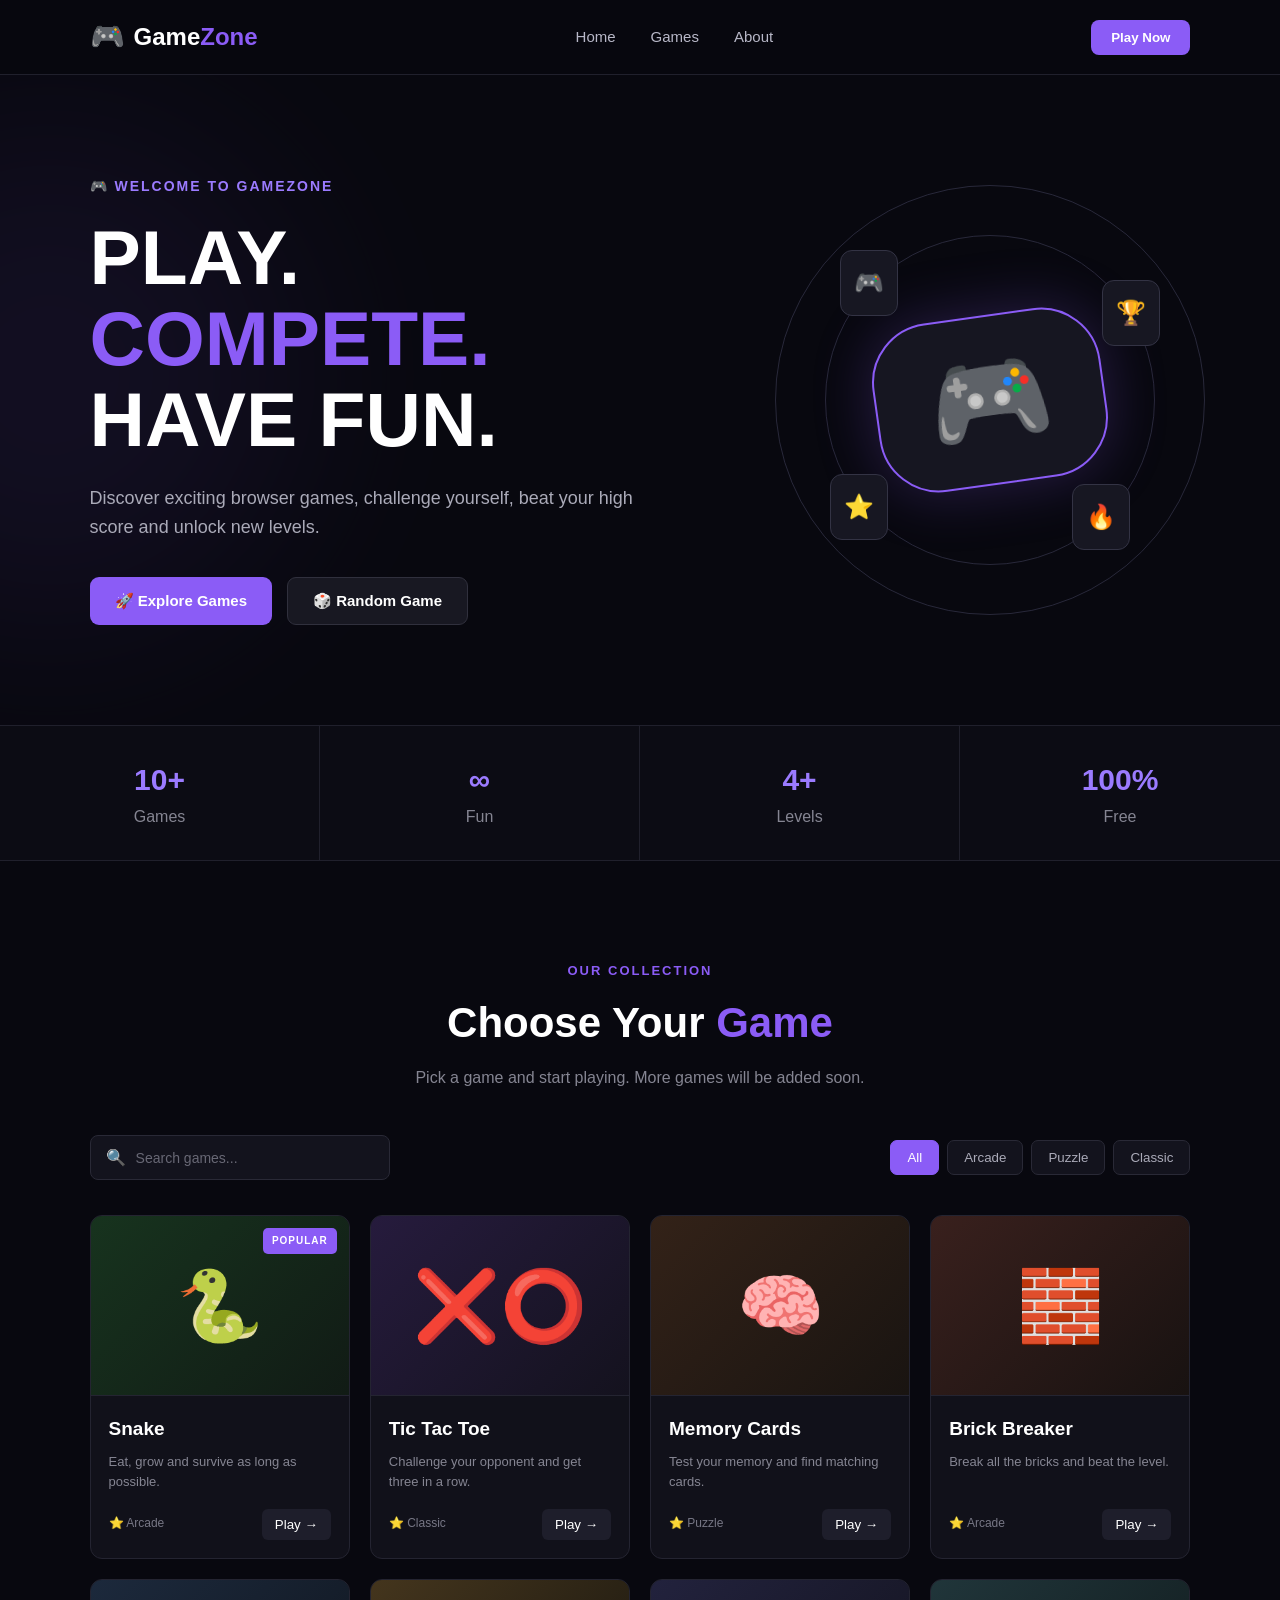
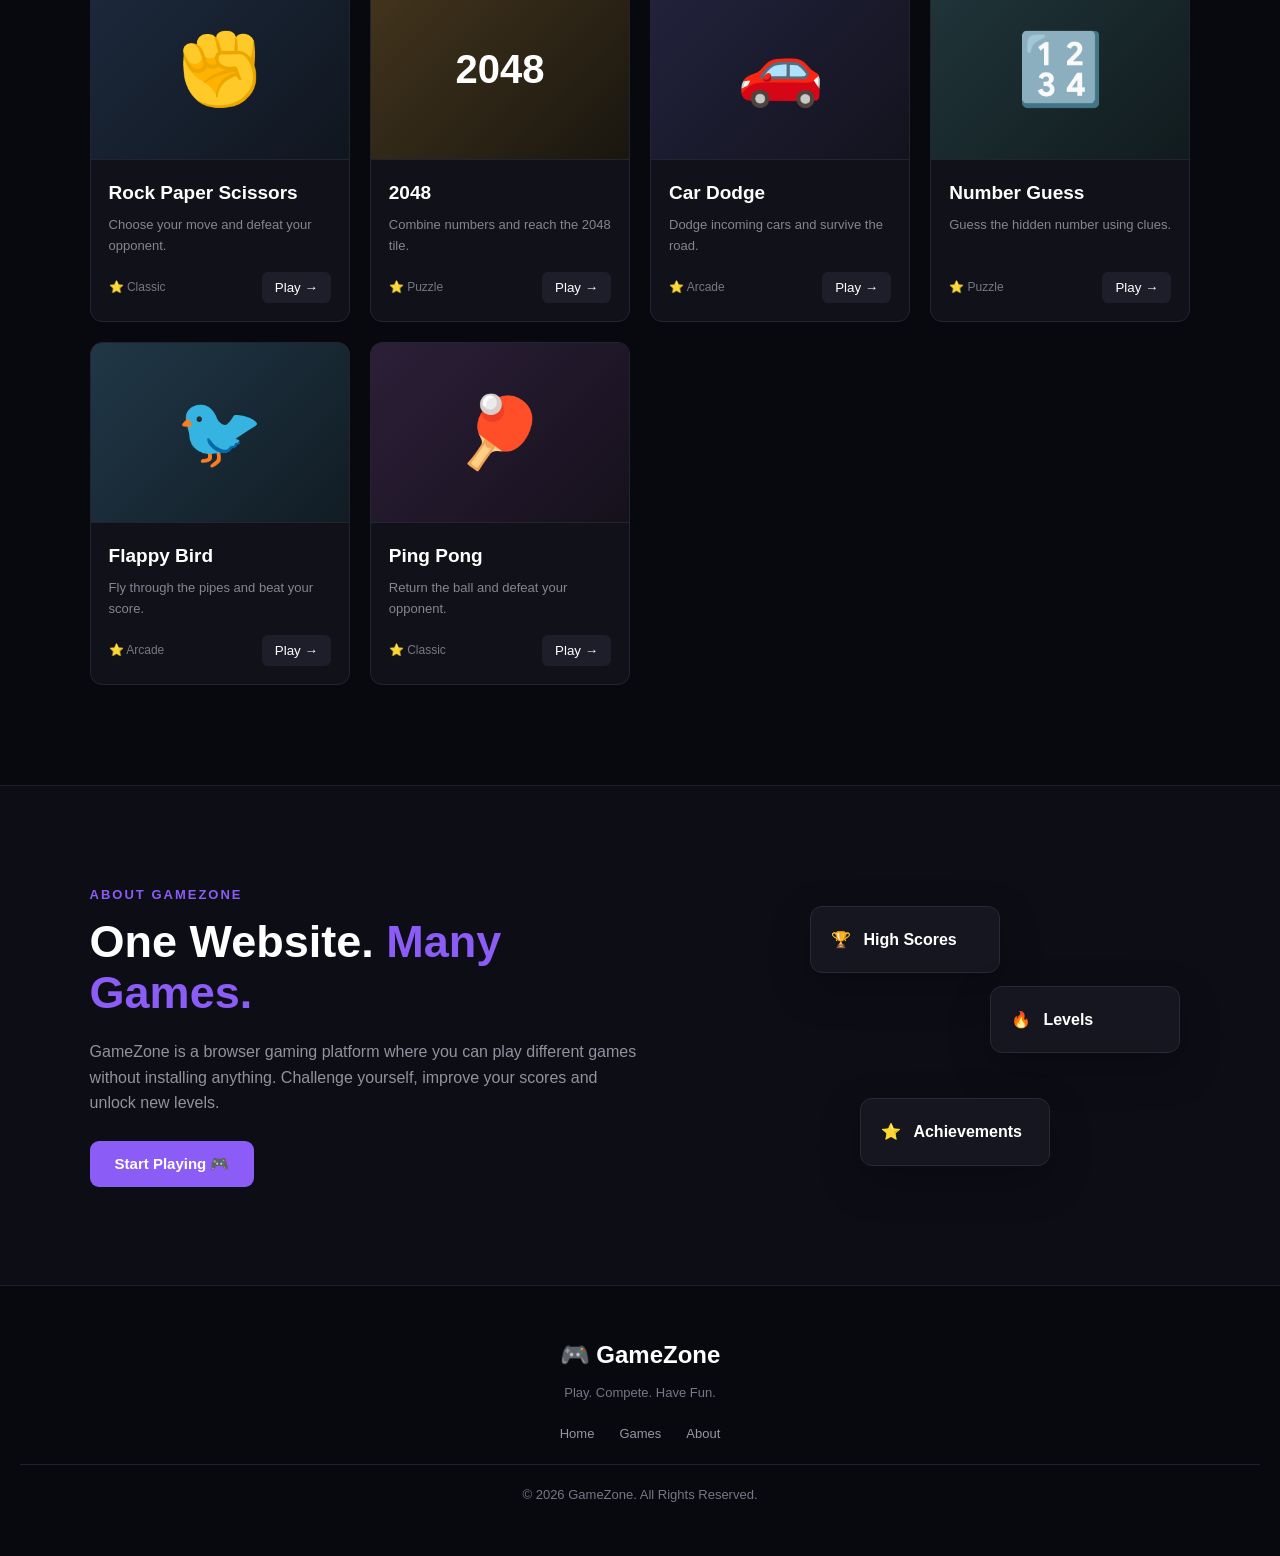
<file: Game Zone/index.html>
<!DOCTYPE html>
<html lang="en">

<head>
    <meta charset="UTF-8">

    <meta name="viewport" content="width=device-width, initial-scale=1.0">

    <meta name="description"
        content="GameZone - Play fun and exciting browser games online.">

    <title>GameZone | Play. Compete. Have Fun.</title>

    <link rel="stylesheet" href="style.css">
</head>

<body>

    <!-- ================= NAVBAR ================= -->

    <header class="navbar">

        <div class="logo">
            <span class="logo-icon">🎮</span>
            <span>Game<span>Zone</span></span>
        </div>

        <nav>
            <a href="#home">Home</a>
            <a href="#games">Games</a>
            <a href="#about">About</a>
        </nav>

        <button class="nav-play-btn" onclick="scrollToGames()">
            Play Now
        </button>

    </header>


    <!-- ================= HERO SECTION ================= -->

    <section class="hero" id="home">

        <div class="hero-content">

            <p class="hero-small-title">
                🎮 WELCOME TO GAMEZONE
            </p>

            <h1>
                PLAY.
                <span>COMPETE.</span>
                HAVE FUN.
            </h1>

            <p class="hero-description">
                Discover exciting browser games, challenge yourself,
                beat your high score and unlock new levels.
            </p>

            <div class="hero-buttons">

                <button class="primary-btn" onclick="scrollToGames()">
                    🚀 Explore Games
                </button>

                <button class="secondary-btn" onclick="showRandomGame()">
                    🎲 Random Game
                </button>

            </div>

        </div>


        <div class="hero-game-box">

            <div class="floating-icon icon-1">🎮</div>
            <div class="floating-icon icon-2">🏆</div>
            <div class="floating-icon icon-3">⭐</div>
            <div class="floating-icon icon-4">🔥</div>

            <div class="game-controller">
                🎮
            </div>

            <div class="hero-circle circle-1"></div>
            <div class="hero-circle circle-2"></div>

        </div>

    </section>


    <!-- ================= STATS ================= -->

    <section class="stats">

        <div class="stat-box">
            <h2>10+</h2>
            <p>Games</p>
        </div>

        <div class="stat-box">
            <h2>∞</h2>
            <p>Fun</p>
        </div>

        <div class="stat-box">
            <h2>4+</h2>
            <p>Levels</p>
        </div>

        <div class="stat-box">
            <h2>100%</h2>
            <p>Free</p>
        </div>

    </section>


    <!-- ================= GAMES SECTION ================= -->

    <section class="games-section" id="games">

        <div class="section-heading">

            <p>OUR COLLECTION</p>

            <h2>
                Choose Your <span>Game</span>
            </h2>

            <p class="section-description">
                Pick a game and start playing. More games will be
                added soon.
            </p>

        </div>


        <!-- SEARCH -->

        <div class="game-controls">

            <div class="search-box">

                <span>🔍</span>

                <input
                    type="text"
                    id="searchInput"
                    placeholder="Search games..."
                    onkeyup="searchGames()">

            </div>


            <!-- CATEGORY FILTER -->

            <div class="filter-buttons">

                <button class="filter-btn active"
                    onclick="filterGames('all', this)">
                    All
                </button>

                <button class="filter-btn"
                    onclick="filterGames('arcade', this)">
                    Arcade
                </button>

                <button class="filter-btn"
                    onclick="filterGames('puzzle', this)">
                    Puzzle
                </button>

                <button class="filter-btn"
                    onclick="filterGames('classic', this)">
                    Classic
                </button>

            </div>

        </div>


        <!-- ================= GAME CARDS ================= -->

        <div class="games-grid" id="gamesGrid">


            <!-- GAME 1 -->

            <div class="game-card"
                data-category="arcade"
                data-name="Snake">

                <div class="game-image snake-bg">
                    🐍
                    <span class="game-badge">POPULAR</span>
                </div>

                <div class="game-info">

                    <h3>Snake</h3>

                    <p>
                        Eat, grow and survive as long as possible.
                    </p>

                    <div class="game-bottom">

                        <span>⭐ Arcade</span>

                        <button onclick="openGame('snake.html')">
                            Play →
                        </button>

                    </div>

                </div>

            </div>


            <!-- GAME 2 -->

            <div class="game-card"
                data-category="classic"
                data-name="Tic Tac Toe">

                <div class="game-image tic-bg">
                    ❌⭕
                </div>

                <div class="game-info">

                    <h3>Tic Tac Toe</h3>

                    <p>
                        Challenge your opponent and get three in a row.
                    </p>

                    <div class="game-bottom">

                        <span>⭐ Classic</span>

                        <button onclick="openGame('tic-tac-toe.html')">
                            Play →
                        </button>

                    </div>

                </div>

            </div>


            <!-- GAME 3 -->

            <div class="game-card"
                data-category="puzzle"
                data-name="Memory Cards">

                <div class="game-image memory-bg">
                    🧠
                </div>

                <div class="game-info">

                    <h3>Memory Cards</h3>

                    <p>
                        Test your memory and find matching cards.
                    </p>

                    <div class="game-bottom">

                        <span>⭐ Puzzle</span>

                        <button onclick="openGame('memory.html')">
                            Play →
                        </button>

                    </div>

                </div>

            </div>


            <!-- GAME 4 -->

            <div class="game-card"
                data-category="arcade"
                data-name="Brick Breaker">

                <div class="game-image brick-bg">
                    🧱
                </div>

                <div class="game-info">

                    <h3>Brick Breaker</h3>

                    <p>
                        Break all the bricks and beat the level.
                    </p>

                    <div class="game-bottom">

                        <span>⭐ Arcade</span>

                        <button onclick="openGame('brick-breaker.html')">
                            Play →
                        </button>

                    </div>

                </div>

            </div>


            <!-- GAME 5 -->

            <div class="game-card"
                data-category="classic"
                data-name="Rock Paper Scissors">

                <div class="game-image rps-bg">
                    ✊
                </div>

                <div class="game-info">

                    <h3>Rock Paper Scissors</h3>

                    <p>
                        Choose your move and defeat your opponent.
                    </p>

                    <div class="game-bottom">

                        <span>⭐ Classic</span>

                        <button onclick="openGame('rock-paper-scissors.html')">
                            Play →
                        </button>

                    </div>

                </div>

            </div>


            <!-- GAME 6 -->

            <div class="game-card"
                data-category="puzzle"
                data-name="2048">

                <div class="game-image game2048-bg">
                    2048
                </div>

                <div class="game-info">

                    <h3>2048</h3>

                    <p>
                        Combine numbers and reach the 2048 tile.
                    </p>

                    <div class="game-bottom">

                        <span>⭐ Puzzle</span>

                        <button onclick="openGame('2048.html')">
                            Play →
                        </button>

                    </div>

                </div>

            </div>


            <!-- GAME 7 -->

            <div class="game-card"
                data-category="arcade"
                data-name="Car Dodge">

                <div class="game-image car-bg">
                    🚗
                </div>

                <div class="game-info">

                    <h3>Car Dodge</h3>

                    <p>
                        Dodge incoming cars and survive the road.
                    </p>

                    <div class="game-bottom">

                        <span>⭐ Arcade</span>

                        <button onclick="openGame('car-dodge.html')">
                            Play →
                        </button>

                    </div>

                </div>

            </div>


            <!-- GAME 8 -->

            <div class="game-card"
                data-category="puzzle"
                data-name="Number Guess">

                <div class="game-image number-bg">
                    🔢
                </div>

                <div class="game-info">

                    <h3>Number Guess</h3>

                    <p>
                        Guess the hidden number using clues.
                    </p>

                    <div class="game-bottom">

                        <span>⭐ Puzzle</span>

                        <button onclick="openGame('number-guess.html')">
                            Play →
                        </button>

                    </div>

                </div>

            </div>


            <!-- GAME 9 -->

            <div class="game-card"
                data-category="arcade"
                data-name="Flappy Bird">

                <div class="game-image flappy-bg">
                    🐦
                </div>

                <div class="game-info">

                    <h3>Flappy Bird</h3>

                    <p>
                        Fly through the pipes and beat your score.
                    </p>

                    <div class="game-bottom">

                        <span>⭐ Arcade</span>

                        <button onclick="openGame('flappy.html')">
                            Play →
                        </button>

                    </div>

                </div>

            </div>


            <!-- GAME 10 -->

            <div class="game-card"
                data-category="classic"
                data-name="Ping Pong">

                <div class="game-image pong-bg">
                    🏓
                </div>

                <div class="game-info">

                    <h3>Ping Pong</h3>

                    <p>
                        Return the ball and defeat your opponent.
                    </p>

                    <div class="game-bottom">

                        <span>⭐ Classic</span>

                        <button onclick="openGame('ping-pong.html')">
                            Play →
                        </button>

                    </div>

                </div>

            </div>

        </div>


        <!-- NO RESULT MESSAGE -->

        <div id="noResults" class="no-results">

            😕
            <h3>No games found</h3>

            <p>
                Try searching for another game.
            </p>

        </div>

    </section>


    <!-- ================= ABOUT ================= -->

    <section class="about-section" id="about">

        <div class="about-content">

            <p class="about-small">
                ABOUT GAMEZONE
            </p>

            <h2>
                One Website.
                <span>Many Games.</span>
            </h2>

            <p>
                GameZone is a browser gaming platform where you can
                play different games without installing anything.
                Challenge yourself, improve your scores and unlock
                new levels.
            </p>

            <button class="primary-btn" onclick="scrollToGames()">
                Start Playing 🎮
            </button>

        </div>


        <div class="about-visual">

            <div class="about-card card-one">
                🏆
                <span>High Scores</span>
            </div>

            <div class="about-card card-two">
                🔥
                <span>Levels</span>
            </div>

            <div class="about-card card-three">
                ⭐
                <span>Achievements</span>
            </div>

        </div>

    </section>


    <!-- ================= FOOTER ================= -->

    <footer>

        <div class="footer-logo">
            🎮 GameZone
        </div>

        <p>
            Play. Compete. Have Fun.
        </p>

        <div class="footer-links">

            <a href="#home">Home</a>
            <a href="#games">Games</a>
            <a href="#about">About</a>

        </div>

        <p class="copyright">
            © 2026 GameZone. All Rights Reserved.
        </p>

    </footer>


    <!-- ================= POPUP ================= -->

    <div id="gamePopup" class="popup">

        <div class="popup-content">

            <button class="close-popup"
                onclick="closePopup()">
                ×
            </button>

            <div class="popup-icon">
                🎮
            </div>

            <h2 id="popupTitle">
                Coming Soon!
            </h2>

            <p id="popupMessage">
                This game is currently being developed.
            </p>

            <button class="primary-btn"
                onclick="closePopup()">
                Got it
            </button>

        </div>

    </div>


    <script src="script.js"></script>

</body>

</html>
</file>
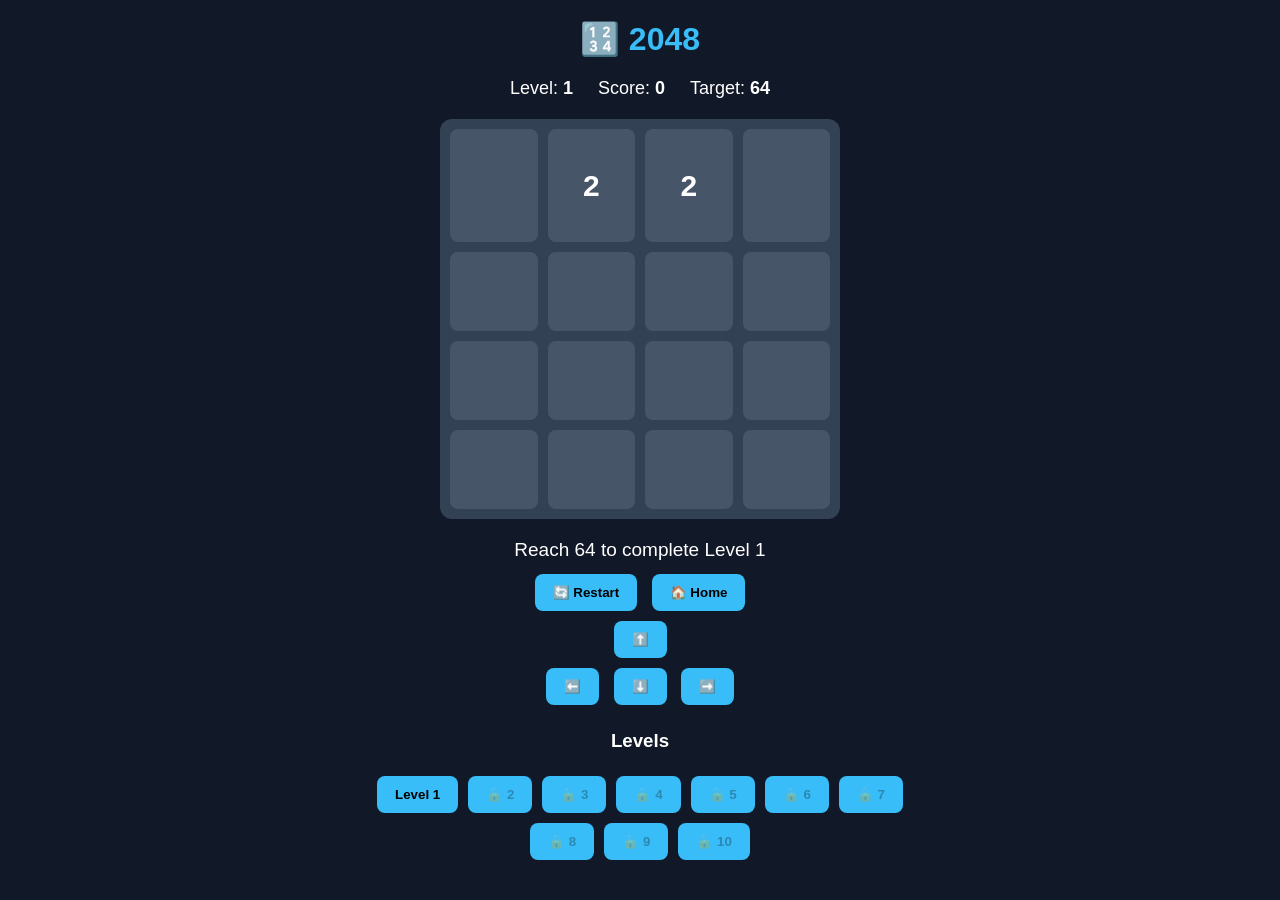
<file: Game Zone/games/2048.html>
<!DOCTYPE html>
<html lang="en">
<head>
<meta charset="UTF-8">
<meta name="viewport" content="width=device-width, initial-scale=1.0">
<title>2048 - GameZone</title>

<style>
*{box-sizing:border-box}

body{
    margin:0;
    font-family:Arial,sans-serif;
    background:#111827;
    color:white;
    text-align:center;
}

h1{
    color:#38bdf8;
    margin:20px;
}

.info{
    display:flex;
    justify-content:center;
    gap:25px;
    flex-wrap:wrap;
    font-size:18px;
    margin:15px;
}

#board{
    width:400px;
    max-width:94vw;
    height:400px;
    margin:20px auto;
    padding:10px;
    background:#334155;
    border-radius:12px;
    display:grid;
    grid-template-columns:repeat(4,1fr);
    gap:10px;
}

.tile{
    background:#475569;
    border-radius:8px;
    display:flex;
    justify-content:center;
    align-items:center;
    font-size:30px;
    font-weight:bold;
}

button{
    padding:11px 18px;
    margin:5px;
    border:0;
    border-radius:8px;
    background:#38bdf8;
    font-weight:bold;
    cursor:pointer;
}

button:hover{
    background:#7dd3fc;
}

#message{
    min-height:30px;
    font-size:19px;
}

.levels{
    max-width:600px;
    margin:20px auto;
}
</style>
</head>

<body>

<h1>🔢 2048</h1>

<div class="info">
    <div>Level: <b id="level">1</b></div>
    <div>Score: <b id="score">0</b></div>
    <div>Target: <b id="target">64</b></div>
</div>

<div id="board"></div>

<div id="message">
    Use Arrow Keys or buttons to move.
</div>

<div>
    <button onclick="restart()">🔄 Restart</button>
    <button onclick="goHome()">🏠 Home</button>
    <button id="nextBtn" onclick="nextLevel()" style="display:none">
        ▶ Next Level
    </button>
</div>

<div>
    <button onclick="move('up')">⬆️</button><br>
    <button onclick="move('left')">⬅️</button>
    <button onclick="move('down')">⬇️</button>
    <button onclick="move('right')">➡️</button>
</div>

<div class="levels">
    <h3>Levels</h3>
    <div id="levelButtons"></div>
</div>

<script>

let board=[];
let score=0;
let level=1;
let gameOver=false;

let unlockedLevel=
Number(localStorage.getItem("2048Unlocked"))||1;

const targets=[
    64,
    128,
    256,
    512,
    1024,
    2048,
    4096,
    8192,
    16384,
    32768
];

function startGame(){

    board=Array(16).fill(0);
    score=0;
    gameOver=false;

    document.getElementById("level").textContent=level;
    document.getElementById("score").textContent=score;
    document.getElementById("target").textContent=targets[level-1];

    document.getElementById("nextBtn").style.display="none";

    addRandom();
    addRandom();

    draw();

    document.getElementById("message").textContent=
    "Reach "+targets[level-1]+" to complete Level "+level;
}

function draw(){

    const container=document.getElementById("board");

    container.innerHTML="";

    board.forEach(value=>{

        const tile=document.createElement("div");

        tile.className="tile";

        tile.textContent=value===0?"":value;

        container.appendChild(tile);

    });
}

function addRandom(){

    const empty=[];

    board.forEach((v,i)=>{
        if(v===0) empty.push(i);
    });

    if(empty.length===0)return;

    const index=
    empty[Math.floor(Math.random()*empty.length)];

    board[index]=Math.random()<0.9?2:4;
}

function move(direction){

    if(gameOver)return;

    let old=board.join(",");

    if(direction==="left"){

        for(let r=0;r<4;r++){

            let row=board.slice(r*4,r*4+4);

            row=combine(row);

            for(let c=0;c<4;c++)
                board[r*4+c]=row[c];
        }
    }

    if(direction==="right"){

        for(let r=0;r<4;r++){

            let row=board.slice(r*4,r*4+4).reverse();

            row=combine(row).reverse();

            for(let c=0;c<4;c++)
                board[r*4+c]=row[c];
        }
    }

    if(direction==="up"){

        for(let c=0;c<4;c++){

            let col=[];

            for(let r=0;r<4;r++)
                col.push(board[r*4+c]);

            col=combine(col);

            for(let r=0;r<4;r++)
                board[r*4+c]=col[r];
        }
    }

    if(direction==="down"){

        for(let c=0;c<4;c++){

            let col=[];

            for(let r=0;r<4;r++)
                col.push(board[r*4+c]);

            col=combine(col.reverse()).reverse();

            for(let r=0;r<4;r++)
                board[r*4+c]=col[r];
        }
    }

    if(old!==board.join(",")){
        addRandom();
        draw();
        checkWin();
        checkGameOver();
    }
}

function combine(line){

    line=line.filter(x=>x!==0);

    let result=[];

    for(let i=0;i<line.length;i++){

        if(line[i]===line[i+1]){

            let value=line[i]*2;

            result.push(value);

            score+=value;

            i++;

        }else{

            result.push(line[i]);
        }
    }

    while(result.length<4)
        result.push(0);

    return result;
}

function checkWin(){

    const target=targets[level-1];

    if(board.includes(target)){

        gameOver=true;

        score+=100;

        document.getElementById("score").textContent=score;

        document.getElementById("message").textContent=
        "🏆 Level "+level+" Complete!";

        if(level<10){

            if(unlockedLevel<level+1){

                unlockedLevel=level+1;

                localStorage.setItem(
                    "2048Unlocked",
                    unlockedLevel
                );
            }

            document.getElementById("nextBtn")
            .style.display="inline-block";

        }else{

            document.getElementById("message").textContent=
            "🎉 Congratulations! All 10 levels completed!";
        }

        createLevels();
    }
}

function checkGameOver(){

    if(gameOver)return;

    for(let i=0;i<16;i++){

        if(board[i]===0)return;

    }

    for(let r=0;r<4;r++){

        for(let c=0;c<3;c++){

            if(board[r*4+c]===board[r*4+c+1])
                return;
        }
    }

    for(let c=0;c<4;c++){

        for(let r=0;r<3;r++){

            if(board[r*4+c]===board[(r+1)*4+c])
                return;
        }
    }

    gameOver=true;

    document.getElementById("message").textContent=
    "💥 Game Over! Restart and try again.";
}

document.addEventListener("keydown",e=>{

    if(e.key==="ArrowLeft")move("left");
    if(e.key==="ArrowRight")move("right");
    if(e.key==="ArrowUp")move("up");
    if(e.key==="ArrowDown")move("down");

});

function restart(){
    startGame();
}

function nextLevel(){

    if(level<10){

        level++;
        startGame();

    }
}

function createLevels(){

    const box=document.getElementById("levelButtons");

    box.innerHTML="";

    for(let i=1;i<=10;i++){

        let btn=document.createElement("button");

        btn.textContent=
        i<=unlockedLevel?"Level "+i:"🔒 "+i;

        btn.disabled=i>unlockedLevel;

        btn.onclick=()=>{
            level=i;
            startGame();
        };

        box.appendChild(btn);
    }
}

function goHome(){
    window.location.href="../index.html";
}

createLevels();
startGame();

</script>

</body>
</html>
</file>
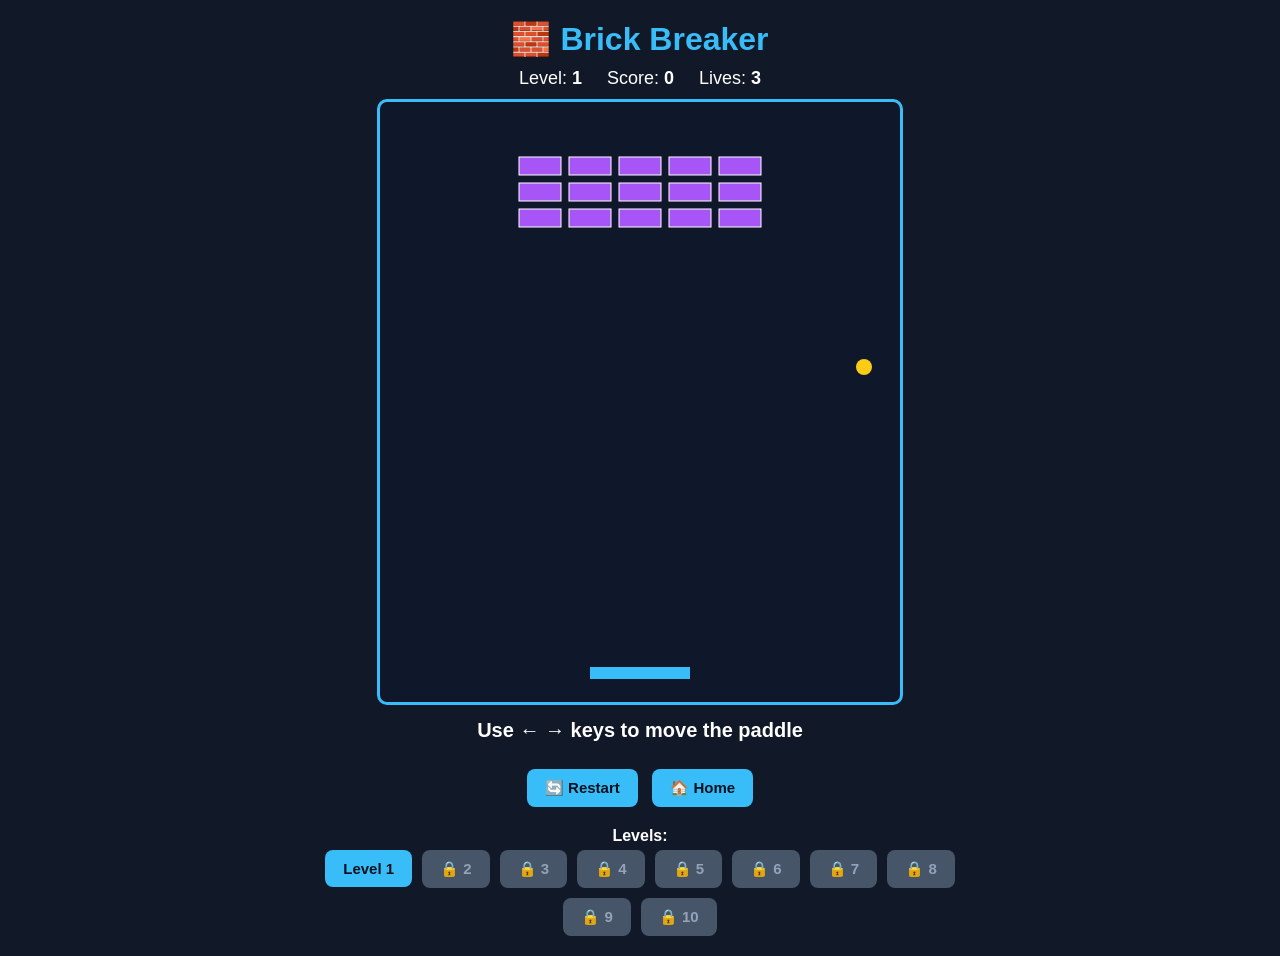
<file: Game Zone/games/brick-breaker.html>
<!DOCTYPE html>
<html lang="en">
<head>
    <meta charset="UTF-8">
    <meta name="viewport" content="width=device-width, initial-scale=1.0">
    <title>Brick Breaker - GameZone</title>

    <style>
        * {
            box-sizing: border-box;
        }

        body {
            margin: 0;
            font-family: Arial, sans-serif;
            background: #111827;
            color: white;
            text-align: center;
        }

        h1 {
            margin: 20px 0 10px;
            color: #38bdf8;
        }

        .info {
            display: flex;
            justify-content: center;
            gap: 25px;
            flex-wrap: wrap;
            margin: 10px;
            font-size: 18px;
        }

        .info span {
            font-weight: bold;
        }

        #gameCanvas {
            background: #0f172a;
            border: 3px solid #38bdf8;
            border-radius: 10px;
            max-width: 95%;
        }

        .controls {
            margin: 15px;
        }

        button {
            padding: 10px 18px;
            margin: 5px;
            border: none;
            border-radius: 8px;
            background: #38bdf8;
            color: #07111f;
            font-size: 15px;
            font-weight: bold;
            cursor: pointer;
        }

        button:hover {
            background: #7dd3fc;
        }

        button:disabled {
            background: #475569;
            color: #94a3b8;
            cursor: not-allowed;
        }

        #message {
            min-height: 30px;
            margin: 10px;
            font-size: 20px;
            font-weight: bold;
        }

        .levels {
            max-width: 700px;
            margin: 15px auto;
        }
    </style>
</head>

<body>

    <h1>🧱 Brick Breaker</h1>

    <div class="info">
        <div>Level: <span id="level">1</span></div>
        <div>Score: <span id="score">0</span></div>
        <div>Lives: <span id="lives">3</span></div>
    </div>

    <canvas id="gameCanvas" width="520" height="600"></canvas>

    <div id="message">Use ← → keys to move the paddle</div>

    <div class="controls">
        <button onclick="restartGame()">🔄 Restart</button>
        <button onclick="goHome()">🏠 Home</button>
        <button id="nextBtn" onclick="nextLevel()" style="display:none;">
            ▶ Next Level
        </button>
    </div>

    <div class="levels">
        <b>Levels:</b>
        <div id="levelButtons"></div>
    </div>


<script>

    // ==============================
    // CANVAS SETUP
    // ==============================

    const canvas = document.getElementById("gameCanvas");
    const ctx = canvas.getContext("2d");

    const levelText = document.getElementById("level");
    const scoreText = document.getElementById("score");
    const livesText = document.getElementById("lives");
    const message = document.getElementById("message");
    const nextBtn = document.getElementById("nextBtn");
    const levelButtons = document.getElementById("levelButtons");


    // ==============================
    // GAME VARIABLES
    // ==============================

    let level = 1;
    let score = 0;
    let lives = 3;

    let unlockedLevel =
        Number(localStorage.getItem("brickBreakerUnlocked")) || 1;

    let gameRunning = true;
    let levelFinished = false;

    let animationId;


    // ==============================
    // PADDLE
    // ==============================

    const paddle = {
        width: 100,
        height: 12,
        x: canvas.width / 2 - 50,
        y: canvas.height - 35,
        speed: 8,
        movingLeft: false,
        movingRight: false
    };


    // ==============================
    // BALL
    // ==============================

    const ball = {
        x: canvas.width / 2,
        y: canvas.height - 55,
        radius: 8,
        dx: 4,
        dy: -4
    };


    // ==============================
    // BRICKS
    // ==============================

    let bricks = [];
    let bricksRemaining = 0;


    // ==============================
    // LEVEL SETTINGS
    // ==============================

    const levelSettings = [
        { rows: 3, cols: 5, speed: 4 },
        { rows: 3, cols: 6, speed: 4.3 },
        { rows: 4, cols: 6, speed: 4.5 },
        { rows: 4, cols: 7, speed: 4.7 },
        { rows: 5, cols: 7, speed: 5 },
        { rows: 5, cols: 8, speed: 5.2 },
        { rows: 6, cols: 8, speed: 5.4 },
        { rows: 6, cols: 9, speed: 5.6 },
        { rows: 7, cols: 9, speed: 5.8 },
        { rows: 8, cols: 10, speed: 6 }
    ];


    // ==============================
    // CREATE BRICKS
    // ==============================

    function createBricks() {

        bricks = [];

        const settings = levelSettings[level - 1];

        const rows = settings.rows;
        const cols = settings.cols;

        const brickWidth = 42;
        const brickHeight = 18;
        const gap = 8;

        const totalWidth =
            cols * brickWidth +
            (cols - 1) * gap;

        const startX =
            (canvas.width - totalWidth) / 2;

        const startY = 55;

        for (let r = 0; r < rows; r++) {

            for (let c = 0; c < cols; c++) {

                bricks.push({
                    x: startX + c * (brickWidth + gap),
                    y: startY + r * (brickHeight + gap),
                    width: brickWidth,
                    height: brickHeight,
                    alive: true
                });

            }
        }

        bricksRemaining = bricks.length;
    }


    // ==============================
    // RESET BALL
    // ==============================

    function resetBall() {

        const settings = levelSettings[level - 1];

        ball.x = canvas.width / 2;
        ball.y = canvas.height - 55;

        ball.dx =
            (Math.random() > 0.5 ? 1 : -1) *
            settings.speed;

        ball.dy = -settings.speed;
    }


    // ==============================
    // RESET PADDLE
    // ==============================

    function resetPaddle() {

        paddle.width =
            Math.max(65, 100 - (level - 1) * 3);

        paddle.x =
            canvas.width / 2 - paddle.width / 2;
    }


    // ==============================
    // START LEVEL
    // ==============================

    function startLevel() {

        cancelAnimationFrame(animationId);

        gameRunning = true;
        levelFinished = false;

        nextBtn.style.display = "none";

        levelText.textContent = level;
        scoreText.textContent = score;
        livesText.textContent = lives;

        message.textContent =
            "Use ← → keys to move the paddle";

        resetPaddle();
        resetBall();
        createBricks();

        gameLoop();
    }


    // ==============================
    // DRAW BALL
    // ==============================

    function drawBall() {

        ctx.beginPath();

        ctx.arc(
            ball.x,
            ball.y,
            ball.radius,
            0,
            Math.PI * 2
        );

        ctx.fillStyle = "#facc15";
        ctx.fill();

        ctx.closePath();
    }


    // ==============================
    // DRAW PADDLE
    // ==============================

    function drawPaddle() {

        ctx.fillStyle = "#38bdf8";

        ctx.fillRect(
            paddle.x,
            paddle.y,
            paddle.width,
            paddle.height
        );
    }


    // ==============================
    // DRAW BRICKS
    // ==============================

    function drawBricks() {

        bricks.forEach(function(brick) {

            if (!brick.alive) {
                return;
            }

            ctx.fillStyle = "#a855f7";

            ctx.fillRect(
                brick.x,
                brick.y,
                brick.width,
                brick.height
            );

            ctx.strokeStyle = "#ffffff";

            ctx.strokeRect(
                brick.x,
                brick.y,
                brick.width,
                brick.height
            );

        });
    }


    // ==============================
    // DRAW GAME
    // ==============================

    function drawGame() {

        ctx.clearRect(
            0,
            0,
            canvas.width,
            canvas.height
        );

        drawBricks();
        drawBall();
        drawPaddle();
    }


    // ==============================
    // MOVE PADDLE
    // ==============================

    function movePaddle() {

        if (paddle.movingLeft) {

            paddle.x -= paddle.speed;

        }

        if (paddle.movingRight) {

            paddle.x += paddle.speed;

        }

        if (paddle.x < 0) {

            paddle.x = 0;

        }

        if (paddle.x + paddle.width > canvas.width) {

            paddle.x =
                canvas.width - paddle.width;

        }
    }


    // ==============================
    // BALL MOVEMENT
    // ==============================

    function moveBall() {

        ball.x += ball.dx;
        ball.y += ball.dy;


        // LEFT WALL

        if (
            ball.x - ball.radius <= 0
        ) {

            ball.x = ball.radius;
            ball.dx *= -1;

        }


        // RIGHT WALL

        if (
            ball.x + ball.radius >= canvas.width
        ) {

            ball.x =
                canvas.width - ball.radius;

            ball.dx *= -1;

        }


        // TOP WALL

        if (
            ball.y - ball.radius <= 0
        ) {

            ball.y = ball.radius;
            ball.dy *= -1;

        }


        // PADDLE COLLISION

        if (
            ball.y + ball.radius >= paddle.y &&
            ball.y - ball.radius <=
                paddle.y + paddle.height &&
            ball.x >= paddle.x &&
            ball.x <= paddle.x + paddle.width &&
            ball.dy > 0
        ) {

            ball.dy = -Math.abs(ball.dy);

            // Change direction depending
            // on where ball hits paddle

            const hitPoint =
                ball.x -
                (paddle.x + paddle.width / 2);

            ball.dx =
                hitPoint * 0.10;
        }


        // BRICK COLLISION

        bricks.forEach(function(brick) {

            if (!brick.alive) {
                return;
            }

            if (
                ball.x + ball.radius > brick.x &&
                ball.x - ball.radius <
                    brick.x + brick.width &&
                ball.y + ball.radius > brick.y &&
                ball.y - ball.radius <
                    brick.y + brick.height
            ) {

                brick.alive = false;

                bricksRemaining--;

                score += 10;

                scoreText.textContent = score;

                ball.dy *= -1;

            }

        });


        // LEVEL COMPLETE

        if (bricksRemaining === 0) {

            completeLevel();

        }


        // BALL FALLS

        if (
            ball.y - ball.radius >
            canvas.height
        ) {

            loseLife();

        }
    }


    // ==============================
    // LOSE LIFE
    // ==============================

    function loseLife() {

        lives--;

        livesText.textContent = lives;

        if (lives <= 0) {

            gameOver();

            return;
        }

        message.textContent =
            "Life lost! Keep playing.";

        resetBall();
    }


    // ==============================
    // GAME OVER
    // ==============================

    function gameOver() {

        gameRunning = false;

        cancelAnimationFrame(animationId);

        message.textContent =
            "💥 Game Over! Click Restart to try again.";

        nextBtn.style.display = "none";
    }


    // ==============================
    // COMPLETE LEVEL
    // ==============================

    function completeLevel() {

        if (levelFinished) {
            return;
        }

        levelFinished = true;
        gameRunning = false;

        cancelAnimationFrame(animationId);

        score += 50;

        scoreText.textContent = score;


        // Unlock next level

        if (level < 10) {

            if (unlockedLevel < level + 1) {

                unlockedLevel = level + 1;

                localStorage.setItem(
                    "brickBreakerUnlocked",
                    unlockedLevel
                );
            }

            message.textContent =
                "🎉 Level " + level +
                " Complete!";

            nextBtn.style.display = "inline-block";

        } else {

            message.textContent =
                "🏆 CONGRATULATIONS! You completed all 10 levels!";

        }

        createLevelButtons();
    }


    // ==============================
    // NEXT LEVEL
    // ==============================

    function nextLevel() {

        if (level >= 10) {
            return;
        }

        level++;

        lives = 3;

        startLevel();
    }


    // ==============================
    // RESTART
    // ==============================

    function restartGame() {

        level = 1;
        score = 0;
        lives = 3;

        startLevel();
    }


    // ==============================
    // HOME
    // ==============================

    function goHome() {

        window.location.href =
            "../index.html";
    }


    // ==============================
    // KEYBOARD CONTROLS
    // ==============================

    document.addEventListener(
        "keydown",
        function(event) {

            if (
                event.key === "ArrowLeft" ||
                event.key === "ArrowRight"
            ) {

                event.preventDefault();
            }


            if (event.key === "ArrowLeft") {

                paddle.movingLeft = true;

            }


            if (event.key === "ArrowRight") {

                paddle.movingRight = true;

            }

        }
    );


    document.addEventListener(
        "keyup",
        function(event) {

            if (event.key === "ArrowLeft") {

                paddle.movingLeft = false;

            }


            if (event.key === "ArrowRight") {

                paddle.movingRight = false;

            }

        }
    );


    // ==============================
    // MOUSE CONTROL
    // ==============================

    canvas.addEventListener(
        "mousemove",
        function(event) {

            const rect =
                canvas.getBoundingClientRect();

            const mouseX =
                event.clientX - rect.left;

            paddle.x =
                mouseX - paddle.width / 2;


            if (paddle.x < 0) {
                paddle.x = 0;
            }


            if (
                paddle.x + paddle.width >
                canvas.width
            ) {

                paddle.x =
                    canvas.width -
                    paddle.width;
            }

        }
    );


    // ==============================
    // TOUCH CONTROL
    // ==============================

    canvas.addEventListener(
        "touchmove",
        function(event) {

            event.preventDefault();

            const rect =
                canvas.getBoundingClientRect();

            const touch =
                event.touches[0];

            const touchX =
                touch.clientX - rect.left;

            paddle.x =
                touchX - paddle.width / 2;


            if (paddle.x < 0) {
                paddle.x = 0;
            }


            if (
                paddle.x + paddle.width >
                canvas.width
            ) {

                paddle.x =
                    canvas.width -
                    paddle.width;
            }

        },
        { passive: false }
    );


    // ==============================
    // LEVEL BUTTONS
    // ==============================

    function createLevelButtons() {

        levelButtons.innerHTML = "";

        for (let i = 1; i <= 10; i++) {

            const btn =
                document.createElement("button");

            btn.textContent =
                i <= unlockedLevel
                    ? "Level " + i
                    : "🔒 " + i;

            btn.disabled =
                i > unlockedLevel;

            btn.onclick = function() {

                level = i;
                score = 0;
                lives = 3;

                startLevel();

            };

            levelButtons.appendChild(btn);
        }
    }


    // ==============================
    // GAME LOOP
    // ==============================

    function gameLoop() {

        if (!gameRunning) {
            return;
        }

        drawGame();

        movePaddle();

        moveBall();

        animationId =
            requestAnimationFrame(gameLoop);
    }


    // ==============================
    // START GAME
    // ==============================

    createLevelButtons();

    startLevel();

</script>

</body>
</html>
</file>
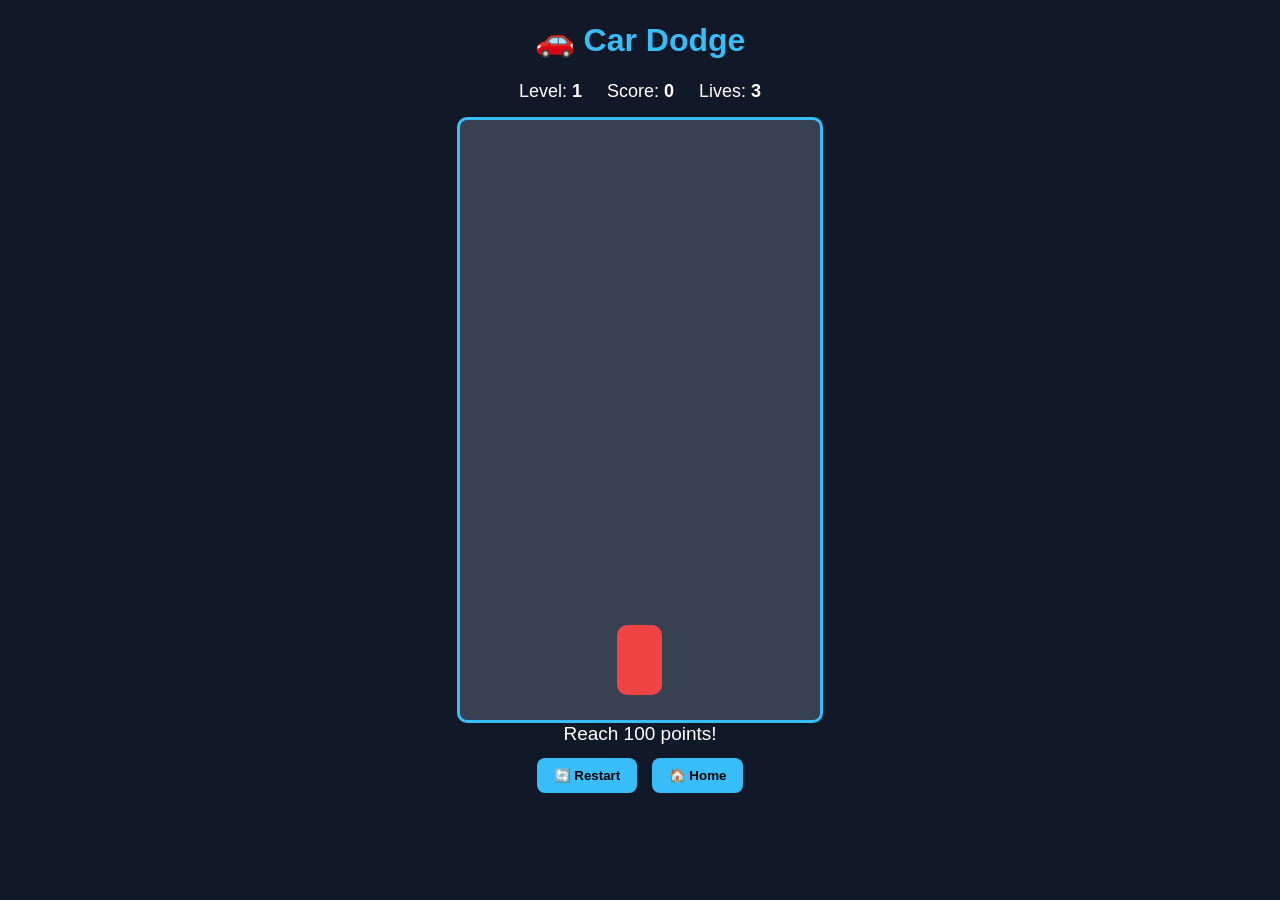
<file: Game Zone/games/car-dodge.html>
<!DOCTYPE html>
<html lang="en">
<head>
<meta charset="UTF-8">
<meta name="viewport" content="width=device-width,initial-scale=1.0">
<title>Car Dodge - GameZone</title>

<style>
body{
    margin:0;
    background:#111827;
    color:white;
    font-family:Arial;
    text-align:center;
}

h1{color:#38bdf8}

#game{
    position:relative;
    width:360px;
    height:600px;
    max-width:95%;
    margin:auto;
    background:#374151;
    overflow:hidden;
    border:3px solid #38bdf8;
    border-radius:10px;
}

.roadLine{
    position:absolute;
    width:8px;
    height:60px;
    background:white;
    left:176px;
}

#car{
    position:absolute;
    width:45px;
    height:70px;
    background:#ef4444;
    bottom:25px;
    left:157px;
    border-radius:10px;
}

.enemy{
    position:absolute;
    width:45px;
    height:70px;
    background:#facc15;
    border-radius:10px;
}

.info{
    display:flex;
    justify-content:center;
    gap:25px;
    margin:15px;
    font-size:18px;
}

button{
    padding:10px 17px;
    margin:5px;
    border:0;
    border-radius:8px;
    background:#38bdf8;
    font-weight:bold;
    cursor:pointer;
}

#message{
    min-height:30px;
    font-size:19px;
}
</style>
</head>

<body>

<h1>🚗 Car Dodge</h1>

<div class="info">
    <div>Level: <b id="level">1</b></div>
    <div>Score: <b id="score">0</b></div>
    <div>Lives: <b id="lives">3</b></div>
</div>

<div id="game">
    <div id="car"></div>
</div>

<div id="message">Use ← → to dodge the cars!</div>

<button onclick="restart()">🔄 Restart</button>
<button onclick="goHome()">🏠 Home</button>
<button id="nextBtn" onclick="nextLevel()" style="display:none">
▶ Next Level
</button>

<script>

const game=document.getElementById("game");
const car=document.getElementById("car");

let level=1;
let score=0;
let lives=3;
let enemies=[];
let running=true;
let animation;

const settings=[
 {speed:3,target:100},
 {speed:3.5,target:150},
 {speed:4,target:200},
 {speed:4.5,target:250},
 {speed:5,target:300},
 {speed:5.5,target:350},
 {speed:6,target:400},
 {speed:6.5,target:450},
 {speed:7,target:500},
 {speed:8,target:600}
];

let keys={};

document.addEventListener("keydown",e=>{
    keys[e.key]=true;

    if(
        e.key==="ArrowLeft"||
        e.key==="ArrowRight"
    )e.preventDefault();
});

document.addEventListener("keyup",e=>{
    keys[e.key]=false;
});

function start(){

    running=true;
    lives=3;
    score=0;
    enemies=[];

    document.getElementById("level").textContent=level;
    document.getElementById("score").textContent=score;
    document.getElementById("lives").textContent=lives;
    document.getElementById("nextBtn").style.display="none";

    document.querySelectorAll(".enemy").forEach(e=>e.remove());

    car.style.left="157px";

    document.getElementById("message").textContent=
    "Reach "+settings[level-1].target+" points!";

    cancelAnimationFrame(animation);

    loop();
}

function createEnemy(){

    const enemy=document.createElement("div");

    enemy.className="enemy";

    enemy.style.left=
    Math.floor(Math.random()*315)+"px";

    enemy.style.top="-80px";

    game.appendChild(enemy);

    enemies.push({
        element:enemy,
        x:parseInt(enemy.style.left),
        y:-80
    });
}

let frame=0;

function loop(){

    if(!running)return;

    frame++;

    let x=parseInt(car.style.left)||157;

    if(keys["ArrowLeft"])x-=6;
    if(keys["ArrowRight"])x+=6;

    x=Math.max(0,Math.min(315,x));

    car.style.left=x+"px";

    if(frame%80===0){
        createEnemy();
    }

    enemies.forEach(enemy=>{

        enemy.y+=settings[level-1].speed;

        enemy.element.style.top=
        enemy.y+"px";

        if(
            enemy.y>600
        ){

            score+=10;

            enemy.element.remove();

        }

        if(collision(car,enemy.element)){

            enemy.element.remove();

            enemy.y=700;

            lives--;

            document.getElementById("lives")
            .textContent=lives;

            if(lives<=0){

                gameOver();
            }
        }

    });

    enemies=enemies.filter(e=>e.y<650);

    document.getElementById("score").textContent=score;

    if(score>=settings[level-1].target){

        completeLevel();

        return;
    }

    animation=requestAnimationFrame(loop);
}

function collision(a,b){

    const ar=a.getBoundingClientRect();
    const br=b.getBoundingClientRect();

    return !(
        ar.right<br.left||
        ar.left>br.right||
        ar.bottom<br.top||
        ar.top>br.bottom
    );
}

function completeLevel(){

    running=false;

    document.getElementById("message").textContent=
    "🏆 Level "+level+" Complete!";

    if(level<10){

        document.getElementById("nextBtn")
        .style.display="inline-block";

    }else{

        document.getElementById("message").textContent=
        "🎉 You completed all 10 levels!";
    }
}

function gameOver(){

    running=false;

    document.getElementById("message").textContent=
    "💥 Game Over! Restart and try again.";
}

function nextLevel(){

    if(level<10){

        level++;
        start();
    }
}

function restart(){
    start();
}

function goHome(){
    window.location.href="../index.html";
}

start();

</script>

</body>
</html>
</file>
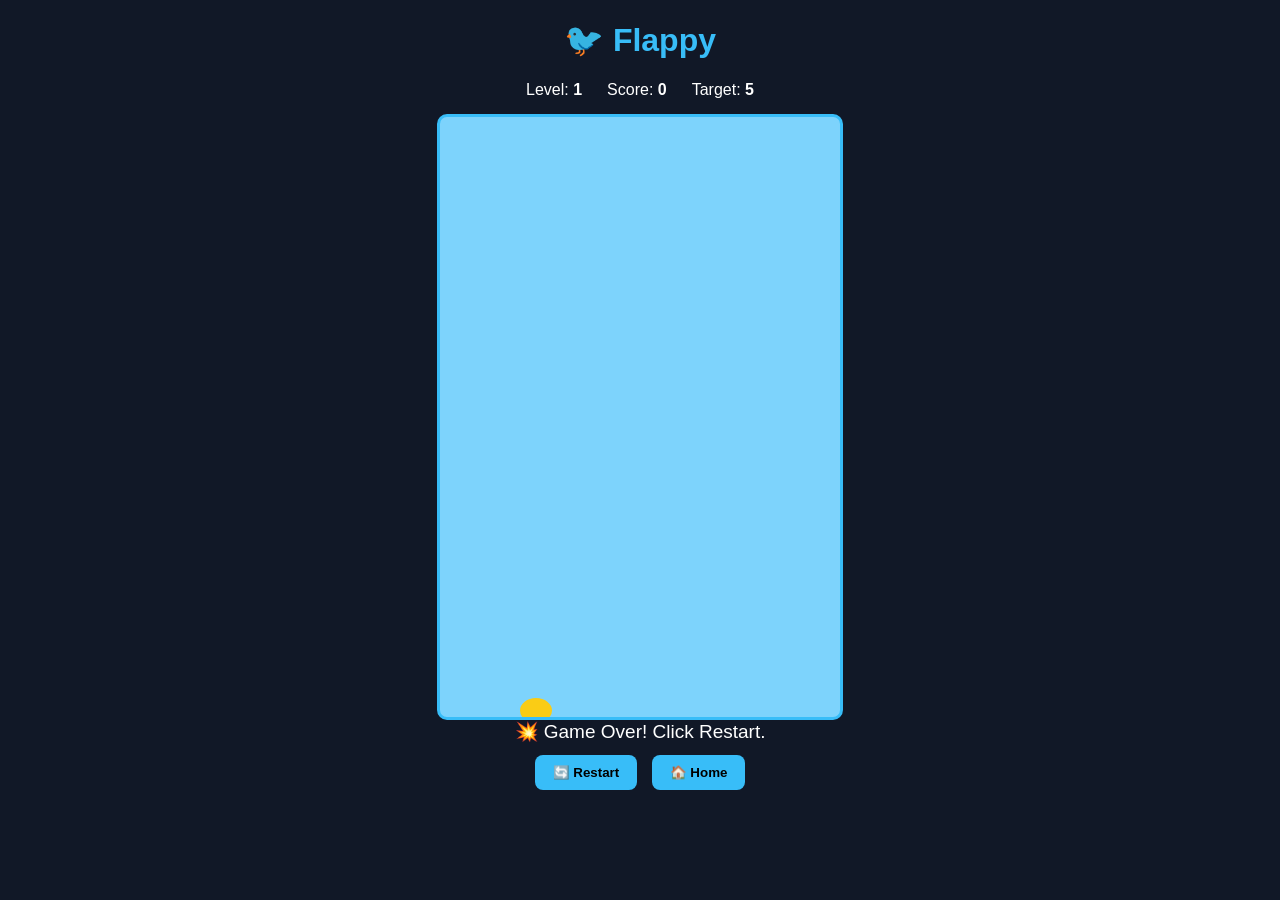
<file: Game Zone/games/flappy.html>
<!DOCTYPE html>
<html lang="en">
<head>
<meta charset="UTF-8">
<meta name="viewport" content="width=device-width,initial-scale=1.0">
<title>Flappy - GameZone</title>

<style>
body{
    margin:0;
    background:#111827;
    color:white;
    font-family:Arial;
    text-align:center;
}

h1{
    color:#38bdf8;
}

#game{
    width:400px;
    height:600px;
    max-width:95%;
    margin:auto;
    position:relative;
    overflow:hidden;
    background:#7dd3fc;
    border:3px solid #38bdf8;
    border-radius:10px;
}

#bird{
    position:absolute;
    width:32px;
    height:25px;
    background:#facc15;
    border-radius:50%;
    left:80px;
    top:280px;
}

.pipe{
    position:absolute;
    width:60px;
    background:#22c55e;
}

.info{
    display:flex;
    justify-content:center;
    gap:25px;
    margin:15px;
}

button{
    padding:10px 18px;
    margin:5px;
    border:0;
    border-radius:8px;
    background:#38bdf8;
    font-weight:bold;
    cursor:pointer;
}

#message{
    min-height:30px;
    font-size:19px;
}
</style>
</head>

<body>

<h1>🐦 Flappy</h1>

<div class="info">
    <div>Level: <b id="level">1</b></div>
    <div>Score: <b id="score">0</b></div>
    <div>Target: <b id="target">5</b></div>
</div>

<div id="game">
    <div id="bird"></div>
</div>

<div id="message">
    Press SPACE or click the game to fly!
</div>

<button onclick="restart()">🔄 Restart</button>
<button onclick="goHome()">🏠 Home</button>

<button
    id="nextBtn"
    onclick="nextLevel()"
    style="display:none"
>
▶ Next Level
</button>

<script>

const game=document.getElementById("game");
const bird=document.getElementById("bird");

let level=1;
let score=0;
let birdY=280;
let velocity=0;
let pipes=[];
let running=true;
let frame=0;

const settings=[
    {speed:2.5,target:5,gap:170},
    {speed:2.8,target:7,gap:165},
    {speed:3,target:9,gap:160},
    {speed:3.2,target:11,gap:155},
    {speed:3.5,target:13,gap:150},
    {speed:3.8,target:15,gap:145},
    {speed:4,target:17,gap:140},
    {speed:4.3,target:19,gap:135},
    {speed:4.6,target:21,gap:130},
    {speed:5,target:25,gap:125}
];

function flap(){

    if(!running)return;

    velocity=-7;
}

document.addEventListener("keydown",e=>{

    if(e.code==="Space"){

        e.preventDefault();

        flap();
    }

});

game.addEventListener("click",flap);

function start(){

    pipes.forEach(p=>{
        p.top.remove();
        p.bottom.remove();
    });

    pipes=[];

    score=0;
    birdY=280;
    velocity=0;
    frame=0;
    running=true;

    document.getElementById("level").textContent=level;
    document.getElementById("score").textContent=score;
    document.getElementById("target").textContent=
    settings[level-1].target;

    document.getElementById("nextBtn")
    .style.display="none";

    document.getElementById("message").textContent=
    "Press SPACE or click to fly!";

    requestAnimationFrame(loop);
}

function createPipe(){

    const setting=settings[level-1];

    const gap=setting.gap;

    const gapTop=
    Math.floor(
        Math.random()*(400-gap-80)
    )+40;

    const top=document.createElement("div");
    const bottom=document.createElement("div");

    top.className="pipe";
    bottom.className="pipe";

    top.style.height=gapTop+"px";
    top.style.top="0px";
    top.style.left="400px";

    bottom.style.height=
    (600-gapTop-gap)+"px";

    bottom.style.bottom="0px";
    bottom.style.left="400px";

    game.appendChild(top);
    game.appendChild(bottom);

    pipes.push({
        top:top,
        bottom:bottom,
        x:400,
        gapTop:gapTop,
        passed:false
    });
}

function loop(){

    if(!running)return;

    frame++;

    velocity+=0.35;

    birdY+=velocity;

    bird.style.top=birdY+"px";

    if(frame%110===0){
        createPipe();
    }

    const speed=settings[level-1].speed;

    pipes.forEach(pipe=>{

        pipe.x-=speed;

        pipe.top.style.left=
        pipe.x+"px";

        pipe.bottom.style.left=
        pipe.x+"px";

        if(
            !pipe.passed &&
            pipe.x+60<80
        ){

            pipe.passed=true;

            score++;

            document.getElementById("score")
            .textContent=score;

            if(
                score>=settings[level-1].target
            ){

                completeLevel();

            }
        }

        if(collision(pipe)){

            gameOver();

        }

    });

    pipes=pipes.filter(pipe=>{

        if(pipe.x<-70){

            pipe.top.remove();
            pipe.bottom.remove();

            return false;
        }

        return true;
    });

    if(birdY<0||birdY>575){

        gameOver();

    }

    requestAnimationFrame(loop);
}

function collision(pipe){

    const birdLeft=80;
    const birdRight=112;

    const birdTop=birdY;
    const birdBottom=birdY+25;

    const pipeLeft=pipe.x;
    const pipeRight=pipe.x+60;

    if(
        birdRight>pipeLeft &&
        birdLeft<pipeRight
    ){

        if(
            birdTop<pipe.gapTop ||
            birdBottom>
            pipe.gapTop+
            settings[level-1].gap
        ){

            return true;
        }
    }

    return false;
}

function completeLevel(){

    if(!running)return;

    running=false;

    document.getElementById("message").textContent=
    "🏆 Level "+level+" Complete!";

    if(level<10){

        document.getElementById("nextBtn")
        .style.display="inline-block";

    }else{

        document.getElementById("message").textContent=
        "🎉 You completed all 10 levels!";
    }
}

function gameOver(){

    if(!running)return;

    running=false;

    document.getElementById("message").textContent=
    "💥 Game Over! Click Restart.";
}

function nextLevel(){

    if(level<10){

        level++;
        start();

    }
}

function restart(){
    start();
}

function goHome(){
    window.location.href="../index.html";
}

start();

</script>

</body>
</html>
</file>
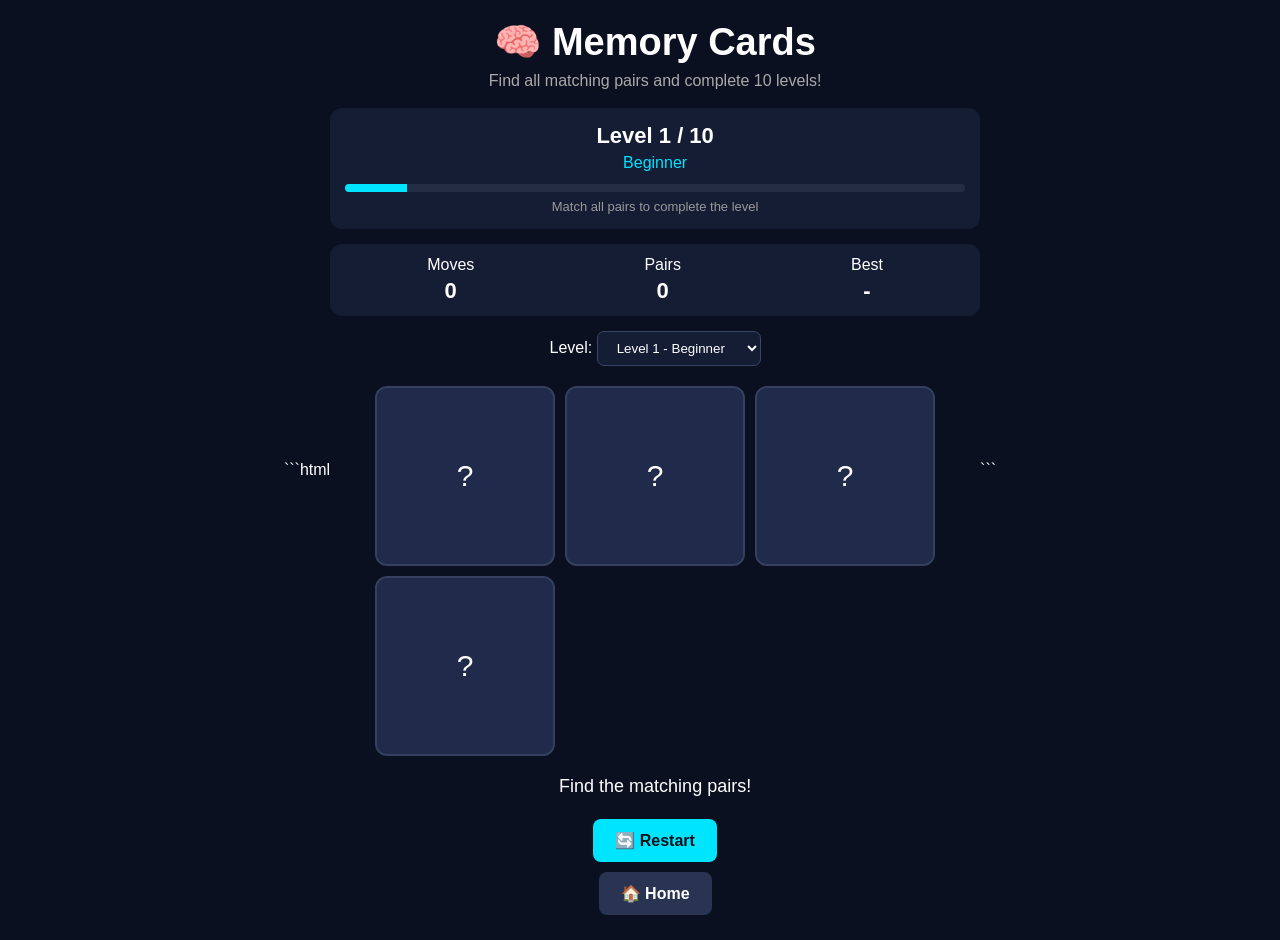
<file: Game Zone/games/memory.html>
```html
<!DOCTYPE html>
<html lang="en">
<head>
<meta charset="UTF-8">
<meta name="viewport" content="width=device-width, initial-scale=1.0">

<title>Memory Cards - 10 Levels</title>

<style>

* {
    box-sizing: border-box;
    margin: 0;
    padding: 0;
}

body {
    font-family: Arial, sans-serif;
    background: #0b1020;
    color: white;
    min-height: 100vh;
    display: flex;
    justify-content: center;
    align-items: center;
}

.game-container {
    width: 95%;
    max-width: 650px;
    text-align: center;
    padding: 20px 0;
}

h1 {
    font-size: 38px;
    margin-bottom: 8px;
}

.subtitle {
    color: #aaa;
    margin-bottom: 18px;
}

.level-box {
    background: #151d35;
    padding: 15px;
    border-radius: 12px;
    margin-bottom: 15px;
}

.level-title {
    font-size: 22px;
    font-weight: bold;
}

.level-name {
    color: #00e5ff;
    margin-top: 5px;
}

.progress {
    width: 100%;
    height: 8px;
    background: #252d45;
    border-radius: 10px;
    margin-top: 12px;
    overflow: hidden;
}

.progress-bar {
    height: 100%;
    width: 10%;
    background: #00e5ff;
    transition: 0.4s;
}

.stats {
    display: flex;
    justify-content: space-around;
    background: #151d35;
    padding: 12px;
    border-radius: 12px;
    margin-bottom: 15px;
}

.stats span {
    display: block;
    font-size: 22px;
    font-weight: bold;
    margin-top: 4px;
}

.game-board {
    display: grid;
    gap: 10px;
    margin: 20px auto;
    width: min(90vw, 560px);
}

.card {
    aspect-ratio: 1 / 1;
    background: #202b4b;
    border: 2px solid #35415f;
    border-radius: 12px;
    cursor: pointer;
    position: relative;
    transform-style: preserve-3d;
    transition: transform 0.4s;
}

.card.flipped {
    transform: rotateY(180deg);
}

.card.matched {
    border-color: #00e5ff;
}

.card-front,
.card-back {
    position: absolute;
    width: 100%;
    height: 100%;
    border-radius: 10px;
    display: flex;
    justify-content: center;
    align-items: center;
    backface-visibility: hidden;
}

.card-front {
    background: #202b4b;
    font-size: 30px;
}

.card-back {
    background: #151d35;
    transform: rotateY(180deg);
    font-size: clamp(25px, 7vw, 48px);
}

.message {
    min-height: 28px;
    font-size: 18px;
    margin: 10px 0;
}

button {
    border: none;
    padding: 12px 22px;
    border-radius: 8px;
    cursor: pointer;
    font-size: 16px;
    font-weight: bold;
    margin: 5px;
}

.new-game {
    background: #00e5ff;
    color: #071018;
}

.next-level {
    background: #ff4fd8;
    color: white;
    display: none;
}

.home {
    background: #293453;
    color: white;
}

button:hover {
    transform: scale(1.04);
}

.level-select {
    margin: 10px 0;
}

select {
    padding: 8px 15px;
    border-radius: 7px;
    background: #151d35;
    color: white;
    border: 1px solid #394565;
}

.lock-info {
    font-size: 13px;
    color: #999;
    margin-top: 7px;
}

@media(max-width: 500px) {

    h1 {
        font-size: 30px;
    }

    .game-board {
        gap: 7px;
    }
}

</style>
</head>

<body>

<div class="game-container">

    <h1>🧠 Memory Cards</h1>

    <p class="subtitle">
        Find all matching pairs and complete 10 levels!
    </p>


    <!-- LEVEL -->

    <div class="level-box">

        <div class="level-title">
            Level <span id="levelNumber">1</span> / 10
        </div>

        <div class="level-name" id="levelName">
            Beginner
        </div>

        <div class="progress">
            <div class="progress-bar" id="progressBar"></div>
        </div>

        <div class="lock-info" id="lockInfo">
            Match all pairs to complete the level
        </div>

    </div>


    <!-- STATS -->

    <div class="stats">

        <div>
            Moves
            <span id="moves">0</span>
        </div>

        <div>
            Pairs
            <span id="pairs">0</span>
        </div>

        <div>
            Best
            <span id="best">-</span>
        </div>

    </div>


    <!-- LEVEL SELECT -->

    <div class="level-select">

        <label>Level: </label>

        <select id="levelSelect" onchange="changeLevel()">

            <option value="1">
                Level 1 - Beginner
            </option>

            <option value="2" disabled>
                Level 2 - Easy
            </option>

            <option value="3" disabled>
                Level 3 - Easy+
            </option>

            <option value="4" disabled>
                Level 4 - Normal
            </option>

            <option value="5" disabled>
                Level 5 - Normal+
            </option>

            <option value="6" disabled>
                Level 6 - Hard
            </option>

            <option value="7" disabled>
                Level 7 - Hard+
            </option>

            <option value="8" disabled>
                Level 8 - Expert
            </option>

            <option value="9" disabled>
                Level 9 - Master
            </option>

            <option value="10" disabled>
                Level 10 - Ultimate
            </option>

        </select>

    </div>


    <!-- GAME -->

    <div
        class="game-board"
        id="gameBoard">
    </div>


    <div
        class="message"
        id="message">

        Find the matching pairs!

    </div>


    <button
        class="new-game"
        onclick="newGame()">

        🔄 Restart

    </button>


    <button
        class="next-level"
        id="nextLevelBtn"
        onclick="nextLevel()">

        ▶ Next Level

    </button>


    <br>


    <button
        class="home"
        onclick="goHome()">

        🏠 Home

    </button>

</div>


<script>


// =====================================
// LEVEL INFORMATION
// =====================================

const levelNames = [

    "",

    "Beginner",
    "Easy",
    "Easy+",
    "Normal",
    "Normal+",
    "Hard",
    "Hard+",
    "Expert",
    "Master",
    "Ultimate"

];


// Number of pairs for each level

const levelPairs = [

    0,

    2,   // Level 1
    3,   // Level 2
    4,   // Level 3
    5,   // Level 4
    6,   // Level 5
    7,   // Level 6
    8,   // Level 7
    9,   // Level 8
    10,  // Level 9
    12   // Level 10

];


// Emoji collection

const emojis = [

    "🍎",
    "🍌",
    "🍇",
    "🍉",
    "🍓",
    "🍒",
    "🥝",
    "🍍",
    "🥭",
    "🍑",
    "🍋",
    "🥥",
    "🌟",
    "⭐",
    "🔥",
    "🚀",
    "🎮",
    "⚽",
    "🏀",
    "🎯"

];


// =====================================
// VARIABLES
// =====================================

let currentLevel = 1;

let cards = [];

let firstCard = null;

let secondCard = null;

let lockBoard = false;

let moves = 0;

let matchedPairs = 0;

let gameFinished = false;


// =====================================
// GET ELEMENTS
// =====================================

const gameBoard =
    document.getElementById("gameBoard");

const movesElement =
    document.getElementById("moves");

const pairsElement =
    document.getElementById("pairs");

const bestElement =
    document.getElementById("best");

const messageElement =
    document.getElementById("message");


// =====================================
// CREATE GAME
// =====================================

function createGame() {

    gameBoard.innerHTML = "";

    cards = [];

    firstCard = null;

    secondCard = null;

    lockBoard = false;

    moves = 0;

    matchedPairs = 0;

    gameFinished = false;


    movesElement.textContent = "0";

    pairsElement.textContent = "0";


    const pairs =
        levelPairs[currentLevel];


    // Create pairs

    let selectedEmojis =
        emojis.slice(0, pairs);


    let cardValues = [
        ...selectedEmojis,
        ...selectedEmojis
    ];


    // Shuffle

    cardValues = shuffle(cardValues);


    // Determine grid columns

    if(cardValues.length <= 6) {

        gameBoard.style.gridTemplateColumns =
            "repeat(3, 1fr)";

    }
    else if(cardValues.length <= 12) {

        gameBoard.style.gridTemplateColumns =
            "repeat(4, 1fr)";

    }
    else {

        gameBoard.style.gridTemplateColumns =
            "repeat(5, 1fr)";

    }


    // Create cards

    cardValues.forEach((value, index) => {

        const card =
            document.createElement("div");

        card.classList.add("card");

        card.dataset.value = value;


        card.innerHTML = `

            <div class="card-front">
                ?
            </div>

            <div class="card-back">
                ${value}
            </div>

        `;


        card.addEventListener(
            "click",
            () => flipCard(card)
        );


        gameBoard.appendChild(card);

        cards.push(card);

    });


    messageElement.textContent =
        "Find the matching pairs!";


    updateBestScore();

}


// =====================================
// SHUFFLE
// =====================================

function shuffle(array) {

    let result = [...array];

    for(
        let i = result.length - 1;
        i > 0;
        i--
    ) {

        const j =
            Math.floor(Math.random() * (i + 1));

        [
            result[i],
            result[j]
        ] = [
            result[j],
            result[i]
        ];

    }

    return result;
}


// =====================================
// FLIP CARD
// =====================================

function flipCard(card) {

    if(lockBoard) return;

    if(gameFinished) return;

    if(card === firstCard) return;

    if(card.classList.contains("matched")) {
        return;
    }


    card.classList.add("flipped");


    if(!firstCard) {

        firstCard = card;

        return;
    }


    secondCard = card;

    moves++;

    movesElement.textContent =
        moves;


    checkMatch();

}


// =====================================
// CHECK MATCH
// =====================================

function checkMatch() {

    const isMatch =
        firstCard.dataset.value ===
        secondCard.dataset.value;


    if(isMatch) {

        matched();

    }
    else {

        unflipCards();

    }

}


// =====================================
// MATCHED
// =====================================

function matched() {

    firstCard.classList.add("matched");

    secondCard.classList.add("matched");


    matchedPairs++;


    pairsElement.textContent =
        matchedPairs;


    resetTurn();


    const totalPairs =
        levelPairs[currentLevel];


    if(matchedPairs === totalPairs) {

        finishLevel();

    }

}


// =====================================
// UNFLIP
// =====================================

function unflipCards() {

    lockBoard = true;


    setTimeout(() => {

        firstCard.classList.remove("flipped");

        secondCard.classList.remove("flipped");


        resetTurn();

    }, getDelay());

}


// =====================================
// DELAY
// =====================================

function getDelay() {

    // Higher level = faster

    const delay =
        900 - (currentLevel * 50);


    return Math.max(450, delay);

}


// =====================================
// RESET TURN
// =====================================

function resetTurn() {

    [
        firstCard,
        secondCard
    ] = [
        null,
        null
    ];

    lockBoard = false;

}


// =====================================
// FINISH LEVEL
// =====================================

function finishLevel() {

    gameFinished = true;


    saveBestScore();


    if(currentLevel === 10) {

        messageElement.textContent =
            "🏆 AMAZING! You completed ALL 10 LEVELS!";

        document.getElementById(
            "lockInfo"
        ).textContent =
            "🎉 Game Master!";

        return;

    }


    messageElement.textContent =
        "🎉 Level Complete!";


    const next =
        currentLevel + 1;


    unlockLevel(next);


    document.getElementById(
        "nextLevelBtn"
    ).style.display =
        "inline-block";


    document.getElementById(
        "lockInfo"
    ).textContent =
        "Level " + next + " unlocked!";

}


// =====================================
// UNLOCK LEVEL
// =====================================

function unlockLevel(level) {

    const select =
        document.getElementById("levelSelect");


    if(level <= 10) {

        select.options[level - 1]
            .disabled = false;

    }


    localStorage.setItem(
        "memoryUnlocked",
        level
    );

}


// =====================================
// NEXT LEVEL
// =====================================

function nextLevel() {

    if(currentLevel >= 10) return;


    currentLevel++;


    document.getElementById(
        "levelSelect"
    ).value = currentLevel;


    updateLevelUI();

    createGame();

}


// =====================================
// CHANGE LEVEL
// =====================================

function changeLevel() {

    const selected =
        Number(
            document.getElementById(
                "levelSelect"
            ).value
        );


    currentLevel = selected;


    updateLevelUI();

    createGame();

}


// =====================================
// UPDATE LEVEL UI
// =====================================

function updateLevelUI() {

    document.getElementById(
        "levelNumber"
    ).textContent =
        currentLevel;


    document.getElementById(
        "levelName"
    ).textContent =
        levelNames[currentLevel];


    document.getElementById(
        "progressBar"
    ).style.width =
        (currentLevel * 10) + "%";


    document.getElementById(
        "lockInfo"
    ).textContent =
        "Match all pairs to complete the level";

}


// =====================================
// BEST SCORE
// =====================================

function getBestKey() {

    return "memoryBest_" +
        currentLevel;

}


function updateBestScore() {

    const best =
        localStorage.getItem(
            getBestKey()
        );


    bestElement.textContent =
        best ? best : "-";

}


function saveBestScore() {

    const key =
        getBestKey();


    const oldBest =
        Number(
            localStorage.getItem(key)
        );


    if(!oldBest || moves < oldBest) {

        localStorage.setItem(
            key,
            moves
        );

    }


    updateBestScore();

}


// =====================================
// LOAD PROGRESS
// =====================================

function loadProgress() {

    const unlocked =
        Number(
            localStorage.getItem(
                "memoryUnlocked"
            )
        ) || 1;


    const select =
        document.getElementById(
            "levelSelect"
        );


    for(
        let i = 1;
        i <= unlocked;
        i++
    ) {

        select.options[i - 1]
            .disabled = false;

    }


    currentLevel =
        Math.min(unlocked, 10);


    select.value =
        currentLevel;

}


// =====================================
// NEW GAME
// =====================================

function newGame() {

    updateLevelUI();

    createGame();

}


// =====================================
// HOME
// =====================================

function goHome() {

    window.location.href =
        "../index.html";

}


// =====================================
// START GAME
// =====================================

loadProgress();

updateLevelUI();

createGame();

</script>

</body>
</html>
```
</file>
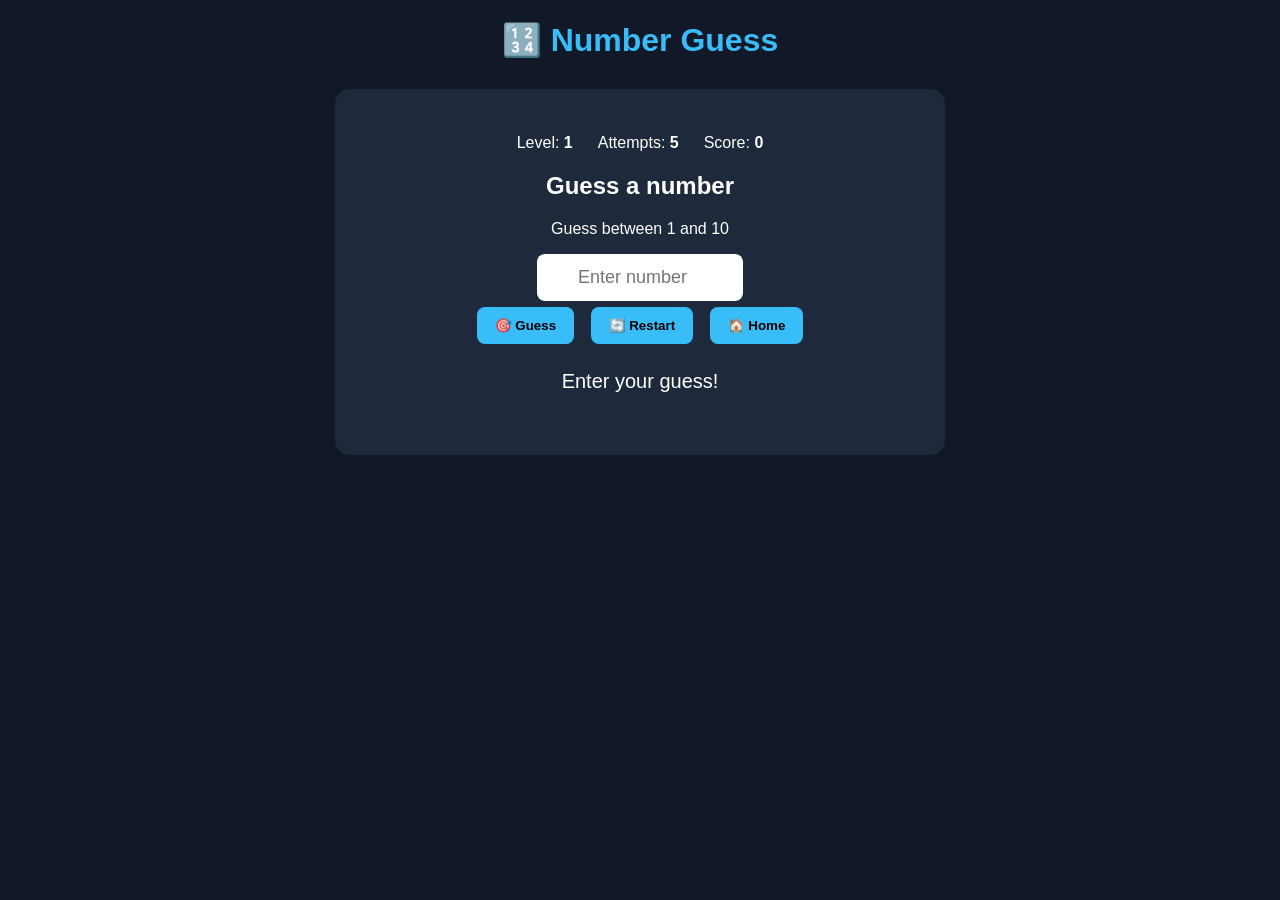
<file: Game Zone/games/number-guess.html>
<!DOCTYPE html>
<html lang="en">
<head>
<meta charset="UTF-8">
<meta name="viewport" content="width=device-width,initial-scale=1.0">
<title>Number Guess - GameZone</title>

<style>
body{
    margin:0;
    background:#111827;
    color:white;
    font-family:Arial;
    text-align:center;
}

h1{color:#38bdf8}

.box{
    max-width:550px;
    margin:30px auto;
    padding:30px;
    background:#1e293b;
    border-radius:15px;
}

.info{
    display:flex;
    justify-content:center;
    gap:25px;
    flex-wrap:wrap;
    margin:15px;
}

input{
    width:180px;
    padding:13px;
    font-size:18px;
    border-radius:8px;
    border:0;
    text-align:center;
}

button{
    padding:11px 18px;
    margin:6px;
    border:0;
    border-radius:8px;
    background:#38bdf8;
    font-weight:bold;
    cursor:pointer;
}

#message{
    min-height:35px;
    font-size:20px;
    margin:20px;
}
</style>
</head>

<body>

<h1>🔢 Number Guess</h1>

<div class="box">

<div class="info">
    <div>Level: <b id="level">1</b></div>
    <div>Attempts: <b id="attempts">5</b></div>
    <div>Score: <b id="score">0</b></div>
</div>

<h2>Guess a number</h2>

<p id="range">Between 1 and 10</p>

<input
    type="number"
    id="guess"
    placeholder="Enter number"
>

<br>

<button onclick="checkGuess()">🎯 Guess</button>
<button onclick="restart()">🔄 Restart</button>
<button onclick="goHome()">🏠 Home</button>

<button
    id="nextBtn"
    onclick="nextLevel()"
    style="display:none"
>
▶ Next Level
</button>

<div id="message">
    Good luck!
</div>

</div>

<script>

let level=1;
let score=0;
let attempts=0;
let secret=0;
let completed=false;

const settings=[
    {max:10,tries:5},
    {max:20,tries:5},
    {max:30,tries:5},
    {max:40,tries:5},
    {max:50,tries:5},
    {max:75,tries:6},
    {max:100,tries:6},
    {max:150,tries:7},
    {max:200,tries:7},
    {max:500,tries:8}
];

function start(){

    const s=settings[level-1];

    secret=
    Math.floor(Math.random()*s.max)+1;

    attempts=s.tries;

    completed=false;

    document.getElementById("level").textContent=level;

    document.getElementById("attempts").textContent=attempts;

    document.getElementById("score").textContent=score;

    document.getElementById("range").textContent=
    "Guess between 1 and "+s.max;

    document.getElementById("message").textContent=
    "Enter your guess!";

    document.getElementById("guess").value="";

    document.getElementById("nextBtn")
    .style.display="none";
}

function checkGuess(){

    if(completed)return;

    const input=
    document.getElementById("guess");

    const guess=Number(input.value);

    const max=settings[level-1].max;

    if(!guess||guess<1||guess>max){

        document.getElementById("message")
        .textContent=
        "⚠️ Enter a number from 1 to "+max;

        return;
    }

    attempts--;

    document.getElementById("attempts")
    .textContent=attempts;

    if(guess===secret){

        completed=true;

        score+=
        100+(attempts*20);

        document.getElementById("score")
        .textContent=score;

        document.getElementById("message")
        .textContent=
        "🎉 Correct! The number was "+secret+".";

        if(level<10){

            document.getElementById("nextBtn")
            .style.display="inline-block";

        }else{

            document.getElementById("message")
            .textContent=
            "🏆 Amazing! You completed all 10 levels!";
        }

    }else if(guess<secret){

        document.getElementById("message")
        .textContent=
        "⬆️ Too low! Try a higher number.";

    }else{

        document.getElementById("message")
        .textContent=
        "⬇️ Too high! Try a lower number.";
    }

    if(attempts<=0&&!completed){

        completed=true;

        document.getElementById("message")
        .textContent=
        "❌ Out of attempts! The number was "+secret;
    }
}

function nextLevel(){

    if(level<10){

        level++;

        start();
    }
}

function restart(){
    score=0;
    start();
}

function goHome(){
    window.location.href="../index.html";
}

document.getElementById("guess")
.addEventListener("keydown",e=>{

    if(e.key==="Enter"){
        checkGuess();
    }

});

start();

</script>

</body>
</html>
</file>
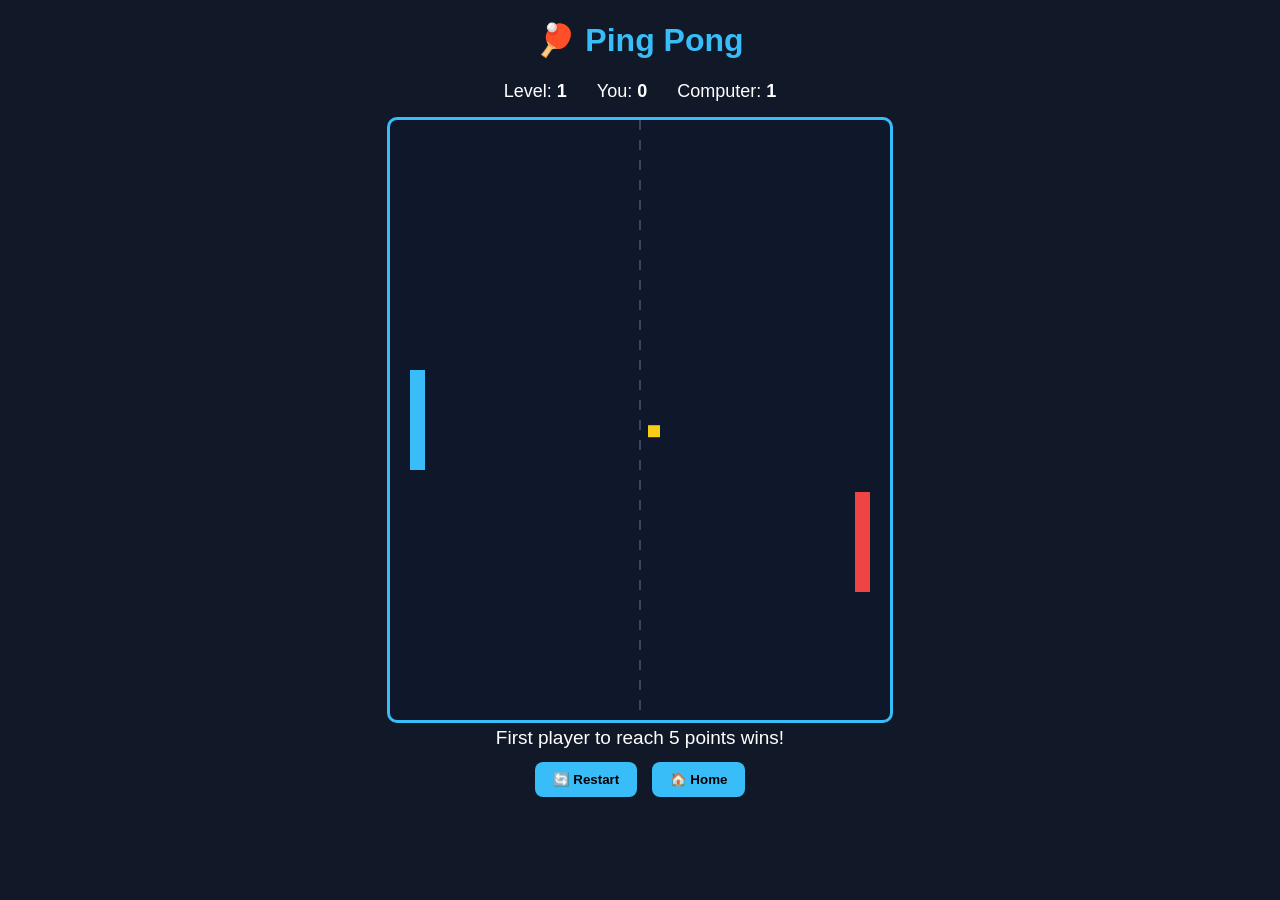
<file: Game Zone/games/ping-pong.html>
<!DOCTYPE html>
<html lang="en">
<head>
<meta charset="UTF-8">
<meta name="viewport" content="width=device-width,initial-scale=1.0">
<title>Ping Pong - GameZone</title>

<style>
body{
    margin:0;
    background:#111827;
    color:white;
    font-family:Arial;
    text-align:center;
}

h1{
    color:#38bdf8;
}

canvas{
    width:500px;
    height:600px;
    max-width:95%;
    background:#0f172a;
    border:3px solid #38bdf8;
    border-radius:10px;
}

.info{
    display:flex;
    justify-content:center;
    gap:30px;
    margin:15px;
    font-size:18px;
}

button{
    padding:10px 18px;
    margin:5px;
    border:0;
    border-radius:8px;
    background:#38bdf8;
    font-weight:bold;
    cursor:pointer;
}

#message{
    min-height:30px;
    font-size:19px;
}
</style>
</head>

<body>

<h1>🏓 Ping Pong</h1>

<div class="info">
    <div>Level: <b id="level">1</b></div>
    <div>You: <b id="playerScore">0</b></div>
    <div>Computer: <b id="computerScore">0</b></div>
</div>

<canvas id="canvas" width="500" height="600"></canvas>

<div id="message">
    Use ↑ ↓ keys to move your paddle.
</div>

<button onclick="restart()">🔄 Restart</button>
<button onclick="goHome()">🏠 Home</button>

<button
    id="nextBtn"
    onclick="nextLevel()"
    style="display:none"
>
▶ Next Level
</button>

<script>

const canvas=document.getElementById("canvas");
const ctx=canvas.getContext("2d");

let level=1;
let playerScore=0;
let computerScore=0;
let running=true;

let keys={};

const settings=[
    {speed:4,ai:2},
    {speed:4.3,ai:2.3},
    {speed:4.6,ai:2.6},
    {speed:4.9,ai:2.9},
    {speed:5.2,ai:3.2},
    {speed:5.5,ai:3.5},
    {speed:5.8,ai:3.8},
    {speed:6.1,ai:4.1},
    {speed:6.4,ai:4.4},
    {speed:6.8,ai:4.8}
];

const player={
    x:20,
    y:250,
    width:15,
    height:100
};

const computer={
    x:465,
    y:250,
    width:15,
    height:100
};

const ball={
    x:250,
    y:300,
    size:12,
    dx:4,
    dy:3
};

document.addEventListener("keydown",e=>{

    keys[e.key]=true;

    if(
        e.key==="ArrowUp"||
        e.key==="ArrowDown"
    ){
        e.preventDefault();
    }

});

document.addEventListener("keyup",e=>{
    keys[e.key]=false;
});

function resetBall(direction){

    ball.x=250;
    ball.y=300;

    const speed=settings[level-1].speed;

    ball.dx=direction*speed;

    ball.dy=
    (Math.random()>0.5?1:-1)*
    speed*0.65;
}

function start(){

    playerScore=0;
    computerScore=0;

    player.y=250;
    computer.y=250;

    running=true;

    document.getElementById("level")
    .textContent=level;

    document.getElementById("playerScore")
    .textContent=0;

    document.getElementById("computerScore")
    .textContent=0;

    document.getElementById("nextBtn")
    .style.display="none";

    document.getElementById("message")
    .textContent=
    "First player to reach 5 points wins!";

    resetBall(
        Math.random()>0.5?1:-1
    );

    requestAnimationFrame(loop);
}

function draw(){

    ctx.clearRect(
        0,0,canvas.width,canvas.height
    );

    // Middle line

    ctx.setLineDash([10,10]);

    ctx.strokeStyle="#64748b";

    ctx.beginPath();

    ctx.moveTo(250,0);
    ctx.lineTo(250,600);

    ctx.stroke();

    ctx.setLineDash([]);

    // Player

    ctx.fillStyle="#38bdf8";

    ctx.fillRect(
        player.x,
        player.y,
        player.width,
        player.height
    );

    // Computer

    ctx.fillStyle="#ef4444";

    ctx.fillRect(
        computer.x,
        computer.y,
        computer.width,
        computer.height
    );

    // Ball

    ctx.fillStyle="#facc15";

    ctx.fillRect(
        ball.x,
        ball.y,
        ball.size,
        ball.size
    );
}

function update(){

    const setting=settings[level-1];

    // Player

    if(keys["ArrowUp"])
        player.y-=7;

    if(keys["ArrowDown"])
        player.y+=7;

    player.y=Math.max(
        0,
        Math.min(
            canvas.height-player.height,
            player.y
        )
    );

    // Computer AI

    const computerCenter=
    computer.y+
    computer.height/2;

    const ballCenter=
    ball.y+
    ball.size/2;

    if(computerCenter<ballCenter)
        computer.y+=setting.ai;

    if(computerCenter>ballCenter)
        computer.y-=setting.ai;

    computer.y=Math.max(
        0,
        Math.min(
            canvas.height-computer.height,
            computer.y
        )
    );

    // Ball

    ball.x+=ball.dx;
    ball.y+=ball.dy;

    // Top/bottom

    if(
        ball.y<=0||
        ball.y+ball.size>=canvas.height
    ){

        ball.dy*=-1;
    }

    // Player collision

    if(
        ball.x<=player.x+player.width &&
        ball.x+ball.size>=player.x &&
        ball.y+ball.size>=player.y &&
        ball.y<=player.y+player.height &&
        ball.dx<0
    ){

        ball.dx=
        Math.abs(ball.dx);

        const hit=
        ball.y-
        (player.y+player.height/2);

        ball.dy=hit*0.08;
    }

    // Computer collision

    if(
        ball.x+ball.size>=computer.x &&
        ball.x<=computer.x+computer.width &&
        ball.y+ball.size>=computer.y &&
        ball.y<=computer.y+computer.height &&
        ball.dx>0
    ){

        ball.dx=
        -Math.abs(ball.dx);

        const hit=
        ball.y-
        (computer.y+computer.height/2);

        ball.dy=hit*0.08;
    }

    // Computer misses

    if(ball.x<0){

        computerScore++;

        document.getElementById("computerScore")
        .textContent=computerScore;

        checkWinner();

        if(running)
            resetBall(1);
    }

    // Player scores

    if(ball.x>canvas.width){

        playerScore++;

        document.getElementById("playerScore")
        .textContent=playerScore;

        checkWinner();

        if(running)
            resetBall(-1);
    }
}

function checkWinner(){

    if(playerScore>=5){

        running=false;

        document.getElementById("message")
        .textContent=
        "🏆 You won Level "+level+"!";

        if(level<10){

            document.getElementById("nextBtn")
            .style.display="inline-block";

        }else{

            document.getElementById("message")
            .textContent=
            "🎉 AMAZING! You completed all 10 levels!";
        }

    }

    else if(computerScore>=5){

        running=false;

        document.getElementById("message")
        .textContent=
        "❌ Computer won! Restart and try again.";
    }
}

function loop(){

    if(!running)return;

    update();
    draw();

    requestAnimationFrame(loop);
}

function nextLevel(){

    if(level<10){

        level++;

        start();
    }
}

function restart(){
    start();
}

function goHome(){
    window.location.href="../index.html";
}

start();

</script>

</body>
</html>
</file>
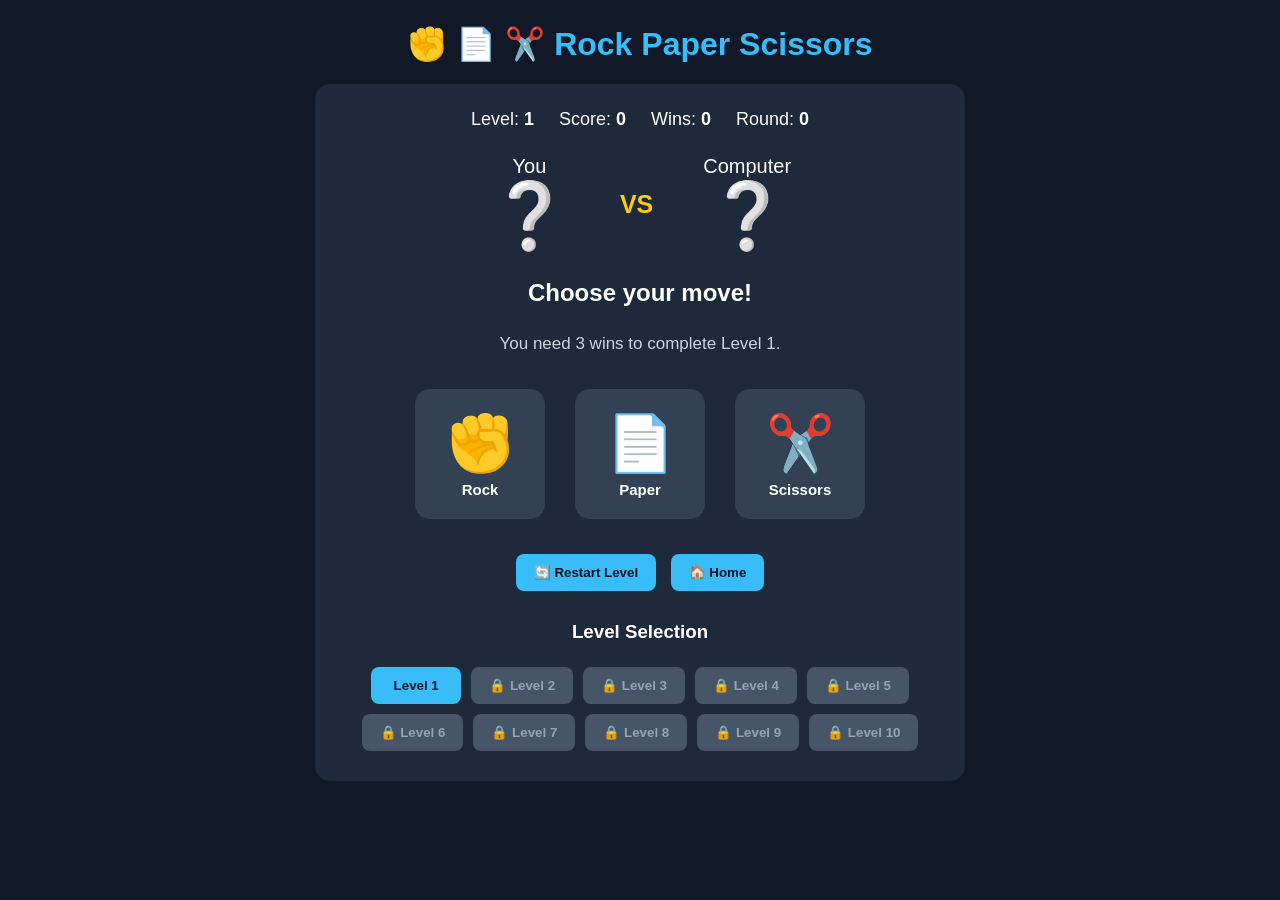
<file: Game Zone/games/rock-paper-scissors.html>
<!DOCTYPE html>
<html lang="en">
<head>
    <meta charset="UTF-8">
    <meta name="viewport" content="width=device-width, initial-scale=1.0">
    <title>Rock Paper Scissors - GameZone</title>

    <style>
        * {
            box-sizing: border-box;
        }

        body {
            margin: 0;
            font-family: Arial, sans-serif;
            background: #111827;
            color: white;
            text-align: center;
        }

        h1 {
            color: #38bdf8;
            margin-top: 25px;
        }

        .game-box {
            width: 90%;
            max-width: 650px;
            margin: 20px auto;
            padding: 25px;
            background: #1e293b;
            border-radius: 15px;
        }

        .info {
            display: flex;
            justify-content: center;
            gap: 25px;
            flex-wrap: wrap;
            font-size: 18px;
            margin-bottom: 20px;
        }

        .choices {
            display: flex;
            justify-content: center;
            gap: 20px;
            flex-wrap: wrap;
            margin: 25px 0;
        }

        .choice {
            width: 130px;
            height: 130px;
            border: none;
            border-radius: 15px;
            background: #334155;
            color: white;
            font-size: 55px;
            cursor: pointer;
            transition: 0.2s;
        }

        .choice:hover {
            transform: scale(1.08);
            background: #475569;
        }

        .choice small {
            display: block;
            font-size: 15px;
            margin-top: 5px;
        }

        .battle {
            display: flex;
            justify-content: center;
            align-items: center;
            gap: 50px;
            margin: 25px 0;
            font-size: 20px;
        }

        .player-choice,
        .computer-choice {
            font-size: 65px;
        }

        .vs {
            font-size: 25px;
            font-weight: bold;
            color: #facc15;
        }

        #result {
            font-size: 24px;
            font-weight: bold;
            min-height: 35px;
            margin: 20px;
        }

        #message {
            font-size: 17px;
            color: #cbd5e1;
            min-height: 25px;
        }

        button {
            padding: 11px 18px;
            margin: 5px;
            border: none;
            border-radius: 8px;
            background: #38bdf8;
            color: #07111f;
            font-weight: bold;
            cursor: pointer;
        }

        button:hover {
            background: #7dd3fc;
        }

        .levels {
            margin-top: 25px;
        }

        .level-btn {
            min-width: 90px;
        }

        button:disabled {
            background: #475569;
            color: #94a3b8;
            cursor: not-allowed;
        }
    </style>
</head>

<body>

    <h1>✊ 📄 ✂️ Rock Paper Scissors</h1>

    <div class="game-box">

        <div class="info">
            <div>Level: <b id="level">1</b></div>
            <div>Score: <b id="score">0</b></div>
            <div>Wins: <b id="wins">0</b></div>
            <div>Round: <b id="round">0</b></div>
        </div>

        <div class="battle">

            <div>
                <div>You</div>
                <div id="playerChoice" class="player-choice">❔</div>
            </div>

            <div class="vs">VS</div>

            <div>
                <div>Computer</div>
                <div id="computerChoice" class="computer-choice">❔</div>
            </div>

        </div>

        <div id="result">Choose your move!</div>

        <div id="message">
            Win the required rounds to complete the level.
        </div>

        <div class="choices">

            <button class="choice" onclick="play('rock')">
                ✊
                <small>Rock</small>
            </button>

            <button class="choice" onclick="play('paper')">
                📄
                <small>Paper</small>
            </button>

            <button class="choice" onclick="play('scissors')">
                ✂️
                <small>Scissors</small>
            </button>

        </div>

        <div>
            <button onclick="restartLevel()">🔄 Restart Level</button>
            <button onclick="goHome()">🏠 Home</button>
            <button id="nextButton"
                    onclick="nextLevel()"
                    style="display:none;">
                ▶ Next Level
            </button>
        </div>

        <div class="levels">
            <h3>Level Selection</h3>
            <div id="levelButtons"></div>
        </div>

    </div>


<script>

    // =====================================
    // GAME VARIABLES
    // =====================================

    let level = 1;
    let score = 0;
    let wins = 0;
    let losses = 0;
    let draws = 0;
    let round = 0;

    let levelCompleted = false;

    let unlockedLevel =
        Number(localStorage.getItem("rpsUnlocked")) || 1;


    // =====================================
    // LEVEL SETTINGS
    // =====================================

    const levelSettings = [

        { rounds: 3, computerChance: 0.20 },
        { rounds: 3, computerChance: 0.25 },
        { rounds: 4, computerChance: 0.30 },
        { rounds: 4, computerChance: 0.35 },
        { rounds: 5, computerChance: 0.40 },
        { rounds: 5, computerChance: 0.45 },
        { rounds: 6, computerChance: 0.50 },
        { rounds: 6, computerChance: 0.55 },
        { rounds: 7, computerChance: 0.60 },
        { rounds: 8, computerChance: 0.65 }

    ];


    // =====================================
    // EMOJIS
    // =====================================

    const emoji = {

        rock: "✊",

        paper: "📄",

        scissors: "✂️"

    };


    // =====================================
    // COMPUTER MOVE
    // =====================================

    function computerMove(player) {

        const moves = [
            "rock",
            "paper",
            "scissors"
        ];

        /*
            Higher levels give the computer
            a better chance to counter the player.
        */

        const chance =
            levelSettings[level - 1].computerChance;

        if (Math.random() < chance) {

            if (player === "rock") {

                return "paper";

            }

            if (player === "paper") {

                return "scissors";

            }

            if (player === "scissors") {

                return "rock";

            }

        }

        return moves[
            Math.floor(Math.random() * moves.length)
        ];
    }


    // =====================================
    // PLAY GAME
    // =====================================

    function play(player) {

        if (levelCompleted) {
            return;
        }

        const computer =
            computerMove(player);

        round++;

        document.getElementById(
            "round"
        ).textContent = round;

        document.getElementById(
            "playerChoice"
        ).textContent = emoji[player];

        document.getElementById(
            "computerChoice"
        ).textContent = emoji[computer];


        // =================================
        // CHECK RESULT
        // =================================

        if (player === computer) {

            draws++;

            document.getElementById(
                "result"
            ).textContent = "🤝 Draw!";

            document.getElementById(
                "message"
            ).textContent =
                "Try again!";

        }

        else if (

            (player === "rock" &&
             computer === "scissors") ||

            (player === "paper" &&
             computer === "rock") ||

            (player === "scissors" &&
             computer === "paper")

        ) {

            wins++;

            score += 10;

            document.getElementById(
                "result"
            ).textContent = "🎉 You Win!";

            document.getElementById(
                "message"
            ).textContent =
                "+10 points";

        }

        else {

            losses++;

            score = Math.max(
                0,
                score - 5
            );

            document.getElementById(
                "result"
            ).textContent =
                "😅 Computer Wins!";

            document.getElementById(
                "message"
            ).textContent =
                "-5 points";

        }


        updateScore();


        // =================================
        // CHECK LEVEL
        // =================================

        const requiredRounds =
            levelSettings[level - 1].rounds;


        if (wins >= requiredRounds) {

            completeLevel();

        }

        else if (round >= requiredRounds + 3) {

            levelFailed();

        }

    }


    // =====================================
    // UPDATE SCORE
    // =====================================

    function updateScore() {

        document.getElementById(
            "score"
        ).textContent = score;

        document.getElementById(
            "wins"
        ).textContent = wins;

    }


    // =====================================
    // LEVEL COMPLETE
    // =====================================

    function completeLevel() {

        levelCompleted = true;

        score += 50;

        updateScore();

        document.getElementById(
            "result"
        ).textContent =
            "🏆 Level " + level + " Complete!";

        document.getElementById(
            "message"
        ).textContent =
            "Bonus +50 points!";

        document.getElementById(
            "nextButton"
        ).style.display = "inline-block";


        // Unlock next level

        if (level < 10) {

            if (unlockedLevel < level + 1) {

                unlockedLevel =
                    level + 1;

                localStorage.setItem(
                    "rpsUnlocked",
                    unlockedLevel
                );

            }

        }

        createLevelButtons();

    }


    // =====================================
    // LEVEL FAILED
    // =====================================

    function levelFailed() {

        levelCompleted = true;

        document.getElementById(
            "result"
        ).textContent =
            "❌ Level Failed!";

        document.getElementById(
            "message"
        ).textContent =
            "You need " +
            levelSettings[level - 1].rounds +
            " wins. Restart and try again.";

    }


    // =====================================
    // NEXT LEVEL
    // =====================================

    function nextLevel() {

        if (level >= 10) {

            document.getElementById(
                "result"
            ).textContent =
                "🎊 You completed all 10 levels!";

            document.getElementById(
                "message"
            ).textContent =
                "🏆 GameZone Champion!";

            document.getElementById(
                "nextButton"
            ).style.display = "none";

            return;
        }

        level++;

        startLevel();

    }


    // =====================================
    // START LEVEL
    // =====================================

    function startLevel() {

        score = 0;

        wins = 0;

        losses = 0;

        draws = 0;

        round = 0;

        levelCompleted = false;


        document.getElementById(
            "level"
        ).textContent = level;

        document.getElementById(
            "score"
        ).textContent = score;

        document.getElementById(
            "wins"
        ).textContent = wins;

        document.getElementById(
            "round"
        ).textContent = round;

        document.getElementById(
            "playerChoice"
        ).textContent = "❔";

        document.getElementById(
            "computerChoice"
        ).textContent = "❔";

        document.getElementById(
            "result"
        ).textContent =
            "Choose your move!";

        document.getElementById(
            "message"
        ).textContent =
            "You need " +
            levelSettings[level - 1].rounds +
            " wins to complete Level " +
            level + ".";

        document.getElementById(
            "nextButton"
        ).style.display = "none";

    }


    // =====================================
    // RESTART LEVEL
    // =====================================

    function restartLevel() {

        startLevel();

    }


    // =====================================
    // HOME
    // =====================================

    function goHome() {

        window.location.href =
            "../index.html";

    }


    // =====================================
    // LEVEL BUTTONS
    // =====================================

    function createLevelButtons() {

        const container =
            document.getElementById(
                "levelButtons"
            );

        container.innerHTML = "";


        for (
            let i = 1;
            i <= 10;
            i++
        ) {

            const button =
                document.createElement(
                    "button"
                );

            button.className =
                "level-btn";


            if (i <= unlockedLevel) {

                button.textContent =
                    "Level " + i;

                button.disabled = false;

                button.onclick = function() {

                    level = i;

                    startLevel();

                };

            }

            else {

                button.textContent =
                    "🔒 Level " + i;

                button.disabled = true;

            }

            container.appendChild(button);

        }

    }


    // =====================================
    // INITIALIZE GAME
    // =====================================

    createLevelButtons();

    startLevel();

</script>

</body>
</html>
</file>
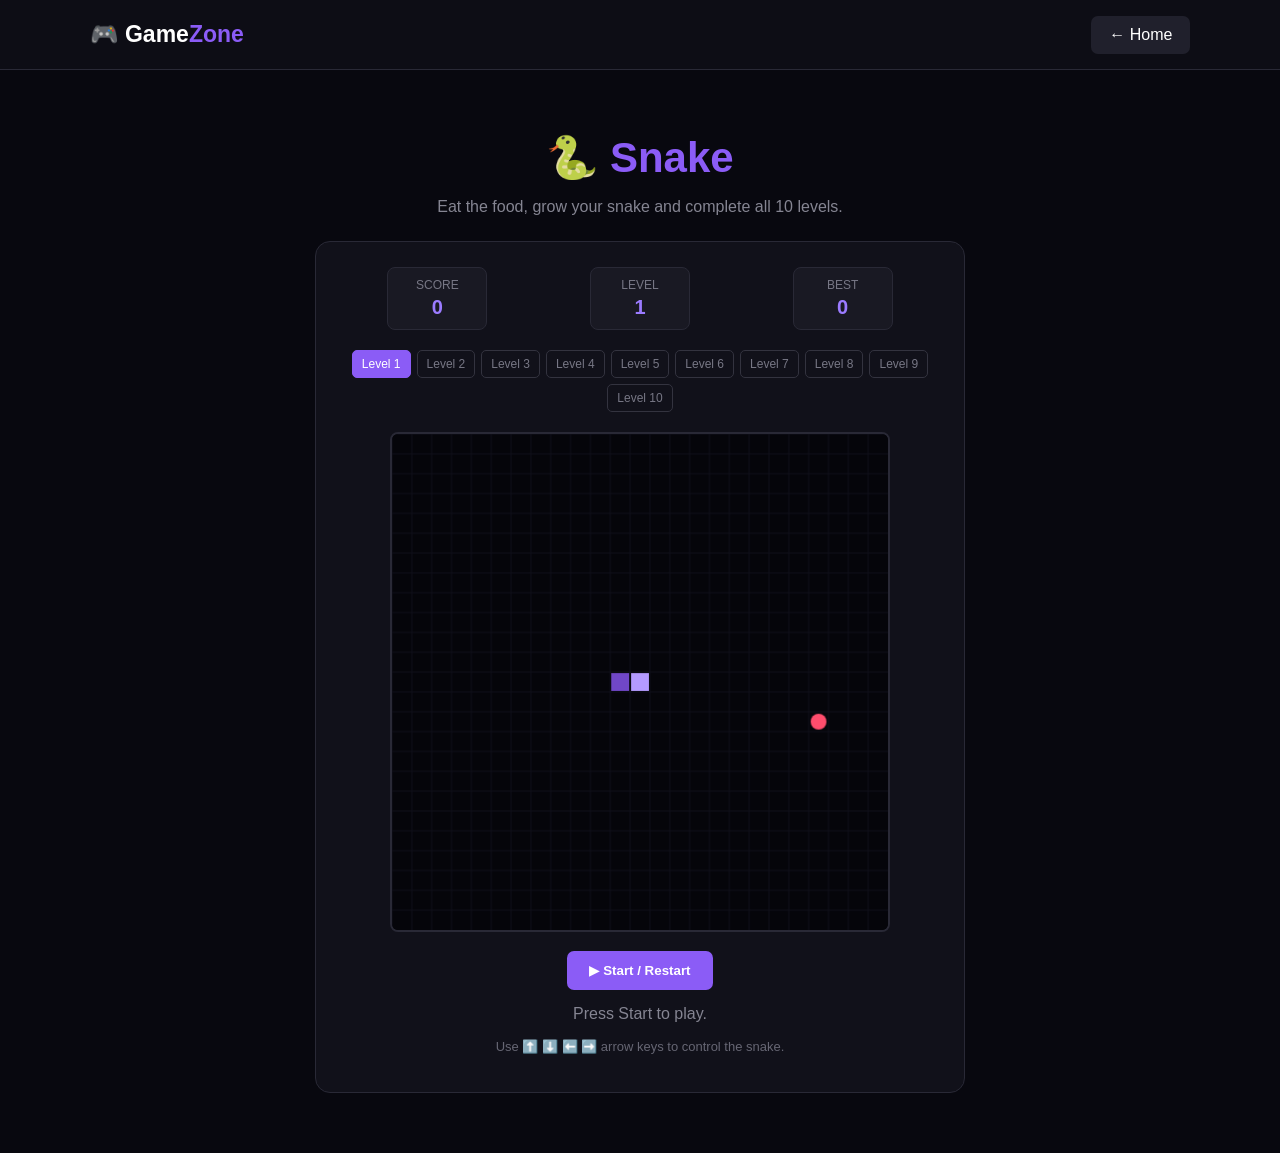
<file: Game Zone/games/snake.html>
<!DOCTYPE html>
<html lang="en">
<head>
    <meta charset="UTF-8">
    <meta name="viewport" content="width=device-width, initial-scale=1.0">

    <title>GameZone - Snake</title>

    <style>
        * {
            box-sizing: border-box;
        }

        body {
            margin: 0;
            font-family: Arial, sans-serif;
            background: #08080f;
            color: white;
            text-align: center;
        }

        .navbar {
            height: 70px;
            padding: 0 7%;
            display: flex;
            align-items: center;
            justify-content: space-between;

            background: #0d0d15;
            border-bottom: 1px solid #292936;
        }

        .logo {
            font-size: 23px;
            font-weight: bold;
        }

        .logo span {
            color: #8b5cf6;
        }

        .home-btn {
            text-decoration: none;
            color: white;
            background: #20202c;
            padding: 10px 18px;
            border-radius: 7px;
        }

        .game-page {
            padding: 35px 15px;
        }

        h1 {
            font-size: 42px;
            margin-bottom: 5px;
        }

        h1 span {
            color: #8b5cf6;
        }

        .subtitle {
            color: #858592;
        }

        .game-box {
            max-width: 650px;
            margin: 25px auto;
            background: #11111a;
            border: 1px solid #292936;
            border-radius: 15px;
            padding: 25px;
        }

        .stats {
            display: flex;
            justify-content: space-around;
            gap: 10px;
            margin-bottom: 20px;
        }

        .stat {
            background: #191923;
            border: 1px solid #292936;
            border-radius: 8px;
            padding: 10px 20px;
            min-width: 100px;
        }

        .stat p {
            margin: 0;
            color: #777785;
            font-size: 12px;
        }

        .stat h3 {
            margin: 4px 0 0;
            color: #9b7bff;
            font-size: 20px;
        }

        #gameCanvas {
            width: 500px;
            max-width: 100%;
            height: auto;
            background: #05050a;
            border: 2px solid #292936;
            border-radius: 8px;
        }

        .levels {
            display: flex;
            justify-content: center;
            flex-wrap: wrap;
            gap: 6px;
            margin: 20px 0;
        }

        .level {
            padding: 6px 9px;
            border-radius: 5px;
            border: 1px solid #33333f;
            color: #777785;
            font-size: 12px;
        }

        .level.active {
            background: #8b5cf6;
            color: white;
            border-color: #8b5cf6;
        }

        .level.completed {
            background: #263a2b;
            color: #8ee39d;
            border-color: #263a2b;
        }

        button {
            border: none;
            cursor: pointer;
            color: white;
            font-weight: bold;
        }

        .start-btn {
            background: #8b5cf6;
            padding: 12px 22px;
            border-radius: 7px;
            margin-top: 15px;
        }

        .message {
            color: #858592;
            margin-top: 15px;
        }

        .instructions {
            color: #666673;
            font-size: 13px;
        }

        @media(max-width: 600px) {

            h1 {
                font-size: 32px;
            }

            .game-box {
                padding: 15px;
            }

            .stats {
                flex-wrap: wrap;
            }

            .stat {
                min-width: 80px;
                padding: 8px;
            }
        }
    </style>
</head>

<body>

    <header class="navbar">

        <div class="logo">
            🎮 Game<span>Zone</span>
        </div>

        <a href="../index.html" class="home-btn">
            ← Home
        </a>

    </header>


    <main class="game-page">

        <h1>🐍 <span>Snake</span></h1>

        <p class="subtitle">
            Eat the food, grow your snake and complete all 10 levels.
        </p>


        <div class="game-box">

            <div class="stats">

                <div class="stat">
                    <p>SCORE</p>
                    <h3 id="score">0</h3>
                </div>

                <div class="stat">
                    <p>LEVEL</p>
                    <h3 id="level">1</h3>
                </div>

                <div class="stat">
                    <p>BEST</p>
                    <h3 id="best">0</h3>
                </div>

            </div>


            <div class="levels" id="levels"></div>


            <canvas
                id="gameCanvas"
                width="500"
                height="500">
            </canvas>


            <br>


            <button
                class="start-btn"
                onclick="startGame()">

                ▶ Start / Restart

            </button>


            <p
                class="message"
                id="message">

                Press Start to play.

            </p>


            <p class="instructions">

                Use ⬆️ ⬇️ ⬅️ ➡️ arrow keys to control the snake.

            </p>

        </div>

    </main>


<script>

const canvas =
    document.getElementById("gameCanvas");

const ctx =
    canvas.getContext("2d");


const SIZE = 20;

const TOTAL_LEVELS = 10;


let snake = [];

let food = {};

let direction = "RIGHT";

let nextDirection = "RIGHT";

let score = 0;

let level = 1;

let gameTimer = null;

let gameRunning = false;


let bestScore =
    Number(localStorage.getItem("snakeBestScore")) || 0;


document.getElementById("best").textContent =
    bestScore;


/* =====================================
   CREATE 10 LEVEL BUTTONS
===================================== */

for (
    let i = 1;
    i <= TOTAL_LEVELS;
    i++
) {

    const levelElement =
        document.createElement("div");

    levelElement.className = "level";

    levelElement.id = "level-" + i;

    levelElement.textContent =
        "Level " + i;

    document
        .getElementById("levels")
        .appendChild(levelElement);
}


/* =====================================
   LEVEL SPEED
===================================== */

function getSpeed() {

    /*
        Level 1  = 150 ms
        Level 2  = 140 ms
        Level 3  = 130 ms
        ...
        Level 10 = 60 ms
    */

    return 150 - ((level - 1) * 10);
}


/* =====================================
   LEVEL TARGET
===================================== */

function getLevelTarget() {

    /*
        To complete:

        Level 1  → 3 points
        Level 2  → 6 points
        Level 3  → 9 points
        ...
        Level 10 → 30 points
    */

    return level * 3;
}


/* =====================================
   START GAME
===================================== */

function startGame() {

    clearInterval(gameTimer);


    snake = [

        {
            x: 240,
            y: 240
        },

        {
            x: 220,
            y: 240
        },

        {
            x: 200,
            y: 240
        }

    ];


    direction = "RIGHT";

    nextDirection = "RIGHT";

    score = 0;

    level = 1;

    gameRunning = true;


    updateStats();

    updateLevels();

    createFood();

    draw();


    document.getElementById("message").textContent =
        "Level 1 started! Target: 3 points.";


    startTimer();
}


/* =====================================
   START TIMER
===================================== */

function startTimer() {

    clearInterval(gameTimer);


    gameTimer = setInterval(

        gameLoop,

        getSpeed()

    );
}


/* =====================================
   CREATE FOOD
===================================== */

function createFood() {

    let validPosition = false;


    while (!validPosition) {

        food = {

            x:
                Math.floor(
                    Math.random() * 25
                ) * SIZE,

            y:
                Math.floor(
                    Math.random() * 25
                ) * SIZE

        };


        validPosition =
            !snake.some(

                part =>
                    part.x === food.x &&
                    part.y === food.y

            );

    }
}


/* =====================================
   GAME LOOP
===================================== */

function gameLoop() {

    direction =
        nextDirection;


    const head = {

        x: snake[0].x,

        y: snake[0].y

    };


    if (direction === "UP") {

        head.y -= SIZE;

    }

    if (direction === "DOWN") {

        head.y += SIZE;

    }

    if (direction === "LEFT") {

        head.x -= SIZE;

    }

    if (direction === "RIGHT") {

        head.x += SIZE;

    }


    /* WALL COLLISION */

    if (

        head.x < 0 ||

        head.x >= canvas.width ||

        head.y < 0 ||

        head.y >= canvas.height

    ) {

        gameOver();

        return;

    }


    /* BODY COLLISION */

    for (

        let i = 0;

        i < snake.length;

        i++

    ) {

        if (

            head.x === snake[i].x &&

            head.y === snake[i].y

        ) {

            gameOver();

            return;

        }

    }


    snake.unshift(head);


    /* FOOD */

    if (

        head.x === food.x &&

        head.y === food.y

    ) {

        score++;

        createFood();


        checkLevel();


    } else {

        snake.pop();

    }


    updateStats();

    draw();

}


/* =====================================
   CHECK LEVEL
===================================== */

function checkLevel() {

    const target =
        getLevelTarget();


    if (

        score >= target &&

        level < TOTAL_LEVELS

    ) {

        level++;


        document.getElementById("message").textContent =
            "🔥 Level " +
            level +
            " unlocked! Target: " +
            getLevelTarget() +
            " points.";


        updateLevels();


        startTimer();

    }


    if (

        level === TOTAL_LEVELS &&

        score >= getLevelTarget()

    ) {

        gameRunning = false;

        clearInterval(gameTimer);


        document.getElementById("message").textContent =
            "🏆 CONGRATULATIONS! You completed all 10 levels!";


        document
            .getElementById("level-10")
            .classList.add("completed");

    }

}


/* =====================================
   UPDATE LEVEL UI
===================================== */

function updateLevels() {

    for (

        let i = 1;

        i <= TOTAL_LEVELS;

        i++

    ) {

        const element =
            document.getElementById(
                "level-" + i
            );


        element.classList.remove("active");

        element.classList.remove("completed");


        if (i < level) {

            element.classList.add("completed");

        }


        if (i === level) {

            element.classList.add("active");

        }

    }

}


/* =====================================
   UPDATE SCORE
===================================== */

function updateStats() {

    document.getElementById("score")
        .textContent = score;


    document.getElementById("level")
        .textContent = level;


    if (score > bestScore) {

        bestScore = score;


        localStorage.setItem(
            "snakeBestScore",
            bestScore
        );


        document.getElementById("best")
            .textContent = bestScore;

    }

}


/* =====================================
   DRAW GAME
===================================== */

function draw() {

    /* BACKGROUND */

    ctx.fillStyle = "#05050a";

    ctx.fillRect(
        0,
        0,
        canvas.width,
        canvas.height
    );


    /* GRID */

    ctx.strokeStyle = "#11111a";

    for (

        let i = 0;

        i < 500;

        i += SIZE

    ) {

        ctx.beginPath();

        ctx.moveTo(i, 0);

        ctx.lineTo(i, 500);

        ctx.stroke();


        ctx.beginPath();

        ctx.moveTo(0, i);

        ctx.lineTo(500, i);

        ctx.stroke();

    }


    /* FOOD */

    ctx.fillStyle = "#ff4d6d";

    ctx.beginPath();

    ctx.arc(

        food.x + 10,

        food.y + 10,

        8,

        0,

        Math.PI * 2

    );

    ctx.fill();


    /* SNAKE */

    snake.forEach(

        (part, index) => {

            ctx.fillStyle =
                index === 0
                    ? "#b49aff"
                    : "#7047c7";


            ctx.fillRect(

                part.x + 1,

                part.y + 1,

                18,

                18

            );

        }

    );

}


/* =====================================
   GAME OVER
===================================== */

function gameOver() {

    gameRunning = false;

    clearInterval(gameTimer);


    document.getElementById("message").textContent =
        "💥 Game Over! Your score: " +
        score +
        ". Press Restart to play again.";

}


/* =====================================
   KEYBOARD CONTROLS
===================================== */

document.addEventListener(

    "keydown",

    function(event) {


        if (

            event.key === "ArrowUp" &&

            direction !== "DOWN"

        ) {

            nextDirection = "UP";

        }


        if (

            event.key === "ArrowDown" &&

            direction !== "UP"

        ) {

            nextDirection = "DOWN";

        }


        if (

            event.key === "ArrowLeft" &&

            direction !== "RIGHT"

        ) {

            nextDirection = "LEFT";

        }


        if (

            event.key === "ArrowRight" &&

            direction !== "LEFT"

        ) {

            nextDirection = "RIGHT";

        }

    }

);


/* Initial screen */

snake = [

    {
        x: 240,
        y: 240
    },

    {
        x: 220,
        y: 240
    }

];

createFood();

draw();

updateLevels();

</script>

</body>
</html>
</file>
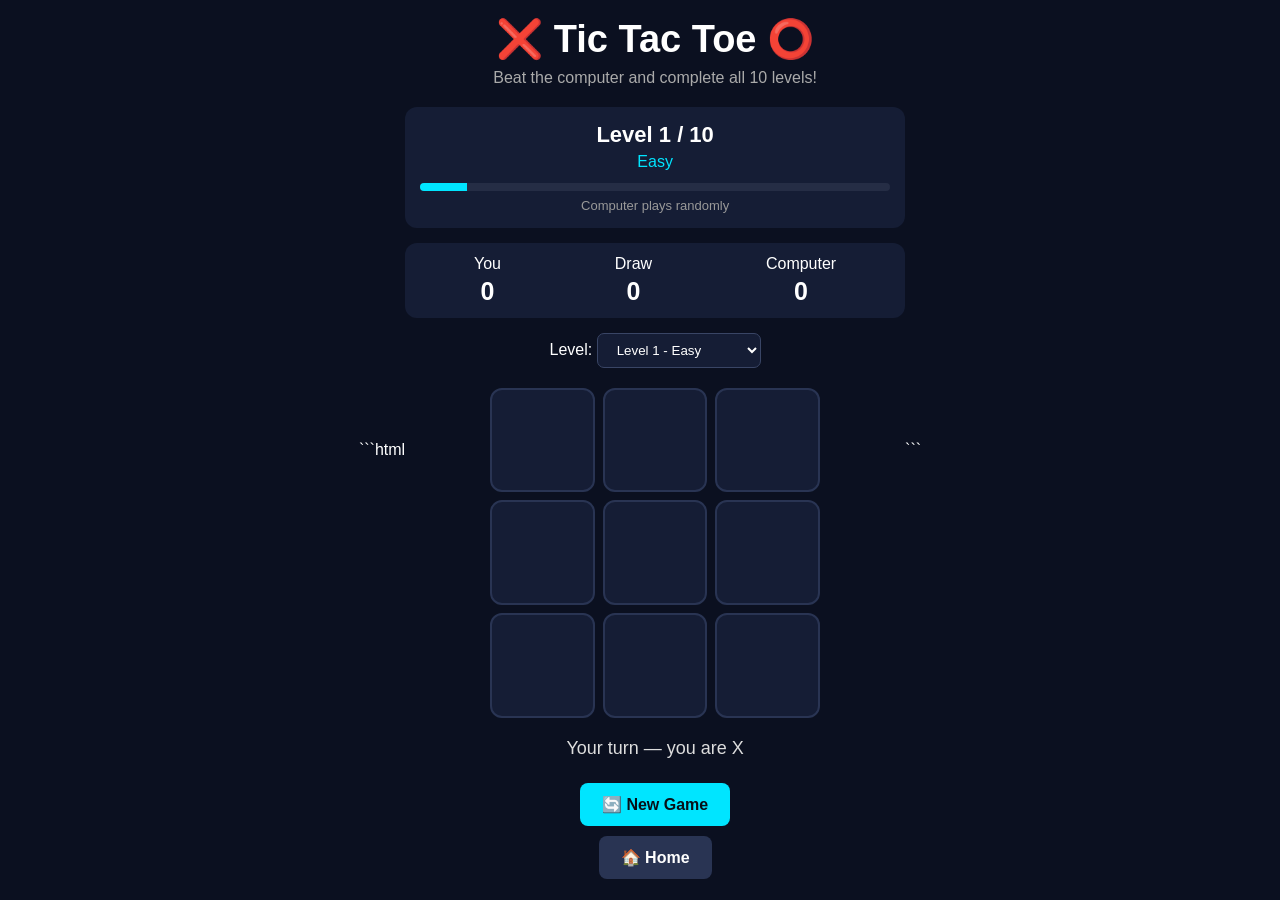
<file: Game Zone/games/tic-tac-toe.html>
```html
<!DOCTYPE html>
<html lang="en">
<head>
<meta charset="UTF-8">
<meta name="viewport" content="width=device-width, initial-scale=1.0">
<title>Tic Tac Toe - 10 Levels</title>

<style>
* {
    box-sizing: border-box;
    margin: 0;
    padding: 0;
}

body {
    font-family: Arial, sans-serif;
    background: #0b1020;
    color: white;
    min-height: 100vh;
    display: flex;
    justify-content: center;
    align-items: center;
}

.game-container {
    width: 95%;
    max-width: 500px;
    text-align: center;
}

h1 {
    font-size: 38px;
    margin-bottom: 8px;
}

.subtitle {
    color: #aaa;
    margin-bottom: 20px;
}

.level-box {
    background: #151d35;
    padding: 15px;
    border-radius: 12px;
    margin-bottom: 15px;
}

.level-title {
    font-size: 22px;
    font-weight: bold;
}

.level-name {
    color: #00e5ff;
    margin-top: 5px;
}

.progress {
    width: 100%;
    height: 8px;
    background: #252d45;
    border-radius: 10px;
    margin-top: 12px;
    overflow: hidden;
}

.progress-bar {
    height: 100%;
    width: 10%;
    background: #00e5ff;
    transition: 0.4s;
}

.score {
    display: flex;
    justify-content: space-around;
    margin: 15px 0;
    background: #151d35;
    padding: 12px;
    border-radius: 12px;
}

.score div {
    font-size: 16px;
}

.score span {
    display: block;
    font-size: 25px;
    font-weight: bold;
    margin-top: 4px;
}

.board {
    width: 330px;
    height: 330px;
    max-width: 90vw;
    max-height: 90vw;
    margin: 20px auto;
    display: grid;
    grid-template-columns: repeat(3, 1fr);
    gap: 8px;
}

.cell {
    background: #151d35;
    border: 2px solid #293453;
    border-radius: 12px;
    display: flex;
    justify-content: center;
    align-items: center;
    font-size: 65px;
    font-weight: bold;
    cursor: pointer;
    transition: 0.15s;
}

.cell:hover {
    background: #202b4b;
}

.cell.x {
    color: #00e5ff;
}

.cell.o {
    color: #ff4fd8;
}

.cell.winner {
    background: #263c50;
    border-color: #00e5ff;
}

.message {
    min-height: 30px;
    font-size: 18px;
    margin: 10px 0;
    color: #ddd;
}

button {
    border: none;
    padding: 12px 22px;
    border-radius: 8px;
    cursor: pointer;
    font-size: 16px;
    font-weight: bold;
    margin: 5px;
}

.new-game {
    background: #00e5ff;
    color: #071018;
}

.next-level {
    background: #ff4fd8;
    color: white;
    display: none;
}

.home {
    background: #293453;
    color: white;
}

button:hover {
    transform: scale(1.04);
}

.level-select {
    margin: 10px 0;
}

select {
    padding: 8px 15px;
    border-radius: 7px;
    background: #151d35;
    color: white;
    border: 1px solid #394565;
}

.lock-info {
    font-size: 13px;
    color: #999;
    margin-top: 7px;
}
</style>
</head>

<body>

<div class="game-container">

    <h1>❌ Tic Tac Toe ⭕</h1>
    <p class="subtitle">Beat the computer and complete all 10 levels!</p>

    <div class="level-box">
        <div class="level-title">
            Level <span id="levelNumber">1</span> / 10
        </div>

        <div class="level-name" id="levelName">
            Easy
        </div>

        <div class="progress">
            <div class="progress-bar" id="progressBar"></div>
        </div>

        <div class="lock-info" id="lockInfo">
            Win to unlock the next level
        </div>
    </div>

    <div class="score">
        <div>
            You
            <span id="playerScore">0</span>
        </div>

        <div>
            Draw
            <span id="drawScore">0</span>
        </div>

        <div>
            Computer
            <span id="computerScore">0</span>
        </div>
    </div>

    <div class="level-select">
        <label>Level: </label>

        <select id="levelSelect" onchange="changeLevel()">
            <option value="1">Level 1 - Easy</option>
            <option value="2" disabled>Level 2 - Easy+</option>
            <option value="3" disabled>Level 3 - Normal</option>
            <option value="4" disabled>Level 4 - Normal+</option>
            <option value="5" disabled>Level 5 - Hard</option>
            <option value="6" disabled>Level 6 - Hard+</option>
            <option value="7" disabled>Level 7 - Expert</option>
            <option value="8" disabled>Level 8 - Expert+</option>
            <option value="9" disabled>Level 9 - Master</option>
            <option value="10" disabled>Level 10 - Ultimate</option>
        </select>
    </div>

    <div class="board" id="board"></div>

    <div class="message" id="message">
        Your turn — you are X
    </div>

    <button class="new-game" onclick="newGame()">
        🔄 New Game
    </button>

    <button class="next-level" id="nextLevelBtn" onclick="nextLevel()">
        ▶ Next Level
    </button>

    <br>

    <button class="home" onclick="goHome()">
        🏠 Home
    </button>

</div>

<script>

const levelNames = [
    "",
    "Easy",
    "Easy+",
    "Normal",
    "Normal+",
    "Hard",
    "Hard+",
    "Expert",
    "Expert+",
    "Master",
    "Ultimate"
];

let currentLevel = 1;

let board = [
    "", "", "",
    "", "", "",
    "", "", ""
];

let gameOver = false;
let playerScore = 0;
let computerScore = 0;
let drawScore = 0;

const player = "X";
const computer = "O";

const winningPatterns = [
    [0,1,2],
    [3,4,5],
    [6,7,8],

    [0,3,6],
    [1,4,7],
    [2,5,8],

    [0,4,8],
    [2,4,6]
];


// -----------------------------
// LEVEL DATA
// -----------------------------

function getLevelDescription(level) {

    switch(level) {

        case 1:
            return "Computer plays randomly";

        case 2:
            return "Computer prefers good positions";

        case 3:
            return "Computer looks for winning moves";

        case 4:
            return "Computer blocks your winning moves";

        case 5:
            return "Computer uses basic strategy";

        case 6:
            return "Computer controls center and corners";

        case 7:
            return "Computer plays very carefully";

        case 8:
            return "Computer makes very few mistakes";

        case 9:
            return "Master AI";

        case 10:
            return "Ultimate AI - Unbeatable";

        default:
            return "";
    }
}


// -----------------------------
// CREATE BOARD
// -----------------------------

function createBoard() {

    const boardElement = document.getElementById("board");

    boardElement.innerHTML = "";

    for(let i = 0; i < 9; i++) {

        const cell = document.createElement("div");

        cell.classList.add("cell");

        cell.dataset.index = i;

        cell.addEventListener("click", function() {
            playerMove(i);
        });

        boardElement.appendChild(cell);
    }

    updateBoard();
}


// -----------------------------
// DISPLAY BOARD
// -----------------------------

function updateBoard() {

    const cells = document.querySelectorAll(".cell");

    cells.forEach((cell, index) => {

        cell.textContent = board[index];

        cell.classList.remove("x");
        cell.classList.remove("o");

        if(board[index] === "X") {
            cell.classList.add("x");
        }

        if(board[index] === "O") {
            cell.classList.add("o");
        }
    });
}


// -----------------------------
// PLAYER MOVE
// -----------------------------

function playerMove(index) {

    if(gameOver) return;

    if(board[index] !== "") return;

    board[index] = player;

    updateBoard();

    const result = checkWinner(board);

    if(result) {

        finishGame(result);

        return;
    }

    document.getElementById("message").textContent =
        "Computer is thinking...";

    setTimeout(computerMove, 400);
}


// -----------------------------
// COMPUTER MOVE
// -----------------------------

function computerMove() {

    if(gameOver) return;

    let move;

    switch(currentLevel) {

        case 1:
            move = randomMove();
            break;

        case 2:
            move = level2Move();
            break;

        case 3:
            move = level3Move();
            break;

        case 4:
            move = level4Move();
            break;

        case 5:
            move = level5Move();
            break;

        case 6:
            move = level6Move();
            break;

        case 7:
            move = level7Move();
            break;

        case 8:
            move = level8Move();
            break;

        case 9:
            move = level9Move();
            break;

        case 10:
            move = bestMove();
            break;
    }

    if(move !== undefined && move !== null) {

        board[move] = computer;

        updateBoard();
    }

    const result = checkWinner(board);

    if(result) {

        finishGame(result);

        return;
    }

    document.getElementById("message").textContent =
        "Your turn — you are X";
}


// -----------------------------
// LEVEL 1
// RANDOM
// -----------------------------

function randomMove() {

    const empty = getEmptyCells();

    return empty[Math.floor(Math.random() * empty.length)];
}


// -----------------------------
// LEVEL 2
// GOOD POSITION
// -----------------------------

function level2Move() {

    const empty = getEmptyCells();

    if(empty.includes(4)) {
        return 4;
    }

    return randomMove();
}


// -----------------------------
// LEVEL 3
// WINNING MOVE
// -----------------------------

function level3Move() {

    const win = findWinningMove(computer);

    if(win !== null) {
        return win;
    }

    return randomMove();
}


// -----------------------------
// LEVEL 4
// WIN + BLOCK
// -----------------------------

function level4Move() {

    const win = findWinningMove(computer);

    if(win !== null) {
        return win;
    }

    const block = findWinningMove(player);

    if(block !== null) {
        return block;
    }

    return randomMove();
}


// -----------------------------
// LEVEL 5
// BASIC STRATEGY
// -----------------------------

function level5Move() {

    const win = findWinningMove(computer);

    if(win !== null) return win;

    const block = findWinningMove(player);

    if(block !== null) return block;

    if(board[4] === "") {
        return 4;
    }

    const corners = [0,2,6,8]
        .filter(i => board[i] === "");

    if(corners.length > 0) {

        return corners[
            Math.floor(Math.random() * corners.length)
        ];
    }

    return randomMove();
}


// -----------------------------
// LEVEL 6
// CENTER + CORNERS
// -----------------------------

function level6Move() {

    const win = findWinningMove(computer);

    if(win !== null) return win;

    const block = findWinningMove(player);

    if(block !== null) return block;

    if(board[4] === "") {
        return 4;
    }

    const corners = [0,2,6,8]
        .filter(i => board[i] === "");

    if(corners.length > 0) {

        return corners[
            Math.floor(Math.random() * corners.length)
        ];
    }

    return randomMove();
}


// -----------------------------
// LEVEL 7
// STRATEGIC
// -----------------------------

function level7Move() {

    const win = findWinningMove(computer);

    if(win !== null) return win;

    const block = findWinningMove(player);

    if(block !== null) return block;

    const fork = findFork(computer);

    if(fork !== null) return fork;

    if(board[4] === "") {
        return 4;
    }

    const corners = [0,2,6,8]
        .filter(i => board[i] === "");

    if(corners.length > 0) {

        return corners[0];
    }

    return randomMove();
}


// -----------------------------
// LEVEL 8
// STRONG STRATEGY
// -----------------------------

function level8Move() {

    const win = findWinningMove(computer);

    if(win !== null) return win;

    const block = findWinningMove(player);

    if(block !== null) return block;

    const fork = findFork(computer);

    if(fork !== null) return fork;

    const playerFork = findFork(player);

    if(playerFork !== null) return playerFork;

    if(board[4] === "") {
        return 4;
    }

    const corners = [0,2,6,8]
        .filter(i => board[i] === "");

    if(corners.length > 0) {

        return corners[
            Math.floor(Math.random() * corners.length)
        ];
    }

    return randomMove();
}


// -----------------------------
// LEVEL 9
// MASTER
// -----------------------------

function level9Move() {

    return bestMove();
}


// -----------------------------
// LEVEL 10
// MINIMAX
// UNBEATABLE
// -----------------------------

function bestMove() {

    let bestScore = -Infinity;

    let move;

    for(let i = 0; i < 9; i++) {

        if(board[i] === "") {

            board[i] = computer;

            let score = minimax(
                board,
                0,
                false
            );

            board[i] = "";

            if(score > bestScore) {

                bestScore = score;

                move = i;
            }
        }
    }

    return move;
}


function minimax(position, depth, isMaximizing) {

    const result = checkWinner(position);

    if(result === computer) {
        return 10 - depth;
    }

    if(result === player) {
        return depth - 10;
    }

    if(result === "draw") {
        return 0;
    }


    if(isMaximizing) {

        let bestScore = -Infinity;

        for(let i = 0; i < 9; i++) {

            if(position[i] === "") {

                position[i] = computer;

                let score = minimax(
                    position,
                    depth + 1,
                    false
                );

                position[i] = "";

                bestScore = Math.max(
                    bestScore,
                    score
                );
            }
        }

        return bestScore;

    } else {

        let bestScore = Infinity;

        for(let i = 0; i < 9; i++) {

            if(position[i] === "") {

                position[i] = player;

                let score = minimax(
                    position,
                    depth + 1,
                    true
                );

                position[i] = "";

                bestScore = Math.min(
                    bestScore,
                    score
                );
            }
        }

        return bestScore;
    }
}


// -----------------------------
// FIND WINNING MOVE
// -----------------------------

function findWinningMove(symbol) {

    for(let i = 0; i < 9; i++) {

        if(board[i] === "") {

            board[i] = symbol;

            const result = checkWinner(board);

            board[i] = "";

            if(result === symbol) {

                return i;
            }
        }
    }

    return null;
}


// -----------------------------
// FIND FORK
// -----------------------------

function findFork(symbol) {

    const empty = getEmptyCells();

    for(let move of empty) {

        board[move] = symbol;

        let winningChances = 0;

        for(let i = 0; i < 9; i++) {

            if(board[i] === "") {

                board[i] = symbol;

                if(checkWinner(board) === symbol) {

                    winningChances++;
                }

                board[i] = "";
            }
        }

        board[move] = "";

        if(winningChances >= 2) {

            return move;
        }
    }

    return null;
}


// -----------------------------
// EMPTY CELLS
// -----------------------------

function getEmptyCells() {

    return board
        .map((value,index) =>
            value === "" ? index : null
        )
        .filter(index => index !== null);
}


// -----------------------------
// CHECK WINNER
// -----------------------------

function checkWinner(position) {

    for(let pattern of winningPatterns) {

        const [a,b,c] = pattern;

        if(
            position[a] !== "" &&
            position[a] === position[b] &&
            position[a] === position[c]
        ) {

            return position[a];
        }
    }

    if(!position.includes("")) {

        return "draw";
    }

    return null;
}


// -----------------------------
// FINISH GAME
// -----------------------------

function finishGame(result) {

    gameOver = true;

    if(result === player) {

        playerScore++;

        document.getElementById("playerScore").textContent =
            playerScore;

        document.getElementById("message").textContent =
            "🎉 You Win!";

        highlightWinner(player);

        unlockNextLevel();

    } else if(result === computer) {

        computerScore++;

        document.getElementById("computerScore").textContent =
            computerScore;

        document.getElementById("message").textContent =
            "🤖 Computer Wins! Try again.";

    } else {

        drawScore++;

        document.getElementById("drawScore").textContent =
            drawScore;

        document.getElementById("message").textContent =
            "🤝 Draw!";

    }
}


// -----------------------------
// HIGHLIGHT WINNER
// -----------------------------

function highlightWinner(symbol) {

    const cells = document.querySelectorAll(".cell");

    for(let pattern of winningPatterns) {

        const [a,b,c] = pattern;

        if(
            board[a] === symbol &&
            board[b] === symbol &&
            board[c] === symbol
        ) {

            cells[a].classList.add("winner");
            cells[b].classList.add("winner");
            cells[c].classList.add("winner");

            break;
        }
    }
}


// -----------------------------
// UNLOCK LEVEL
// -----------------------------

function unlockNextLevel() {

    if(currentLevel >= 10) {

        document.getElementById("message").textContent =
            "🏆 AMAZING! You completed all 10 levels!";

        document.getElementById("lockInfo").textContent =
            "All levels completed!";

        return;
    }

    const next = currentLevel + 1;

    const select =
        document.getElementById("levelSelect");

    select.options[next - 1].disabled = false;

    document.getElementById("nextLevelBtn").style.display =
        "inline-block";

    document.getElementById("lockInfo").textContent =
        "Level " + next + " unlocked!";

    saveProgress();
}


// -----------------------------
// NEXT LEVEL
// -----------------------------

function nextLevel() {

    if(currentLevel >= 10) return;

    currentLevel++;

    document.getElementById("levelSelect").value =
        currentLevel;

    updateLevelUI();

    newGame();
}


// -----------------------------
// CHANGE LEVEL
// -----------------------------

function changeLevel() {

    const selected =
        Number(document.getElementById("levelSelect").value);

    currentLevel = selected;

    updateLevelUI();

    newGame();
}


// -----------------------------
// LEVEL UI
// -----------------------------

function updateLevelUI() {

    document.getElementById("levelNumber").textContent =
        currentLevel;

    document.getElementById("levelName").textContent =
        levelNames[currentLevel];

    document.getElementById("progressBar").style.width =
        (currentLevel * 10) + "%";

    document.getElementById("lockInfo").textContent =
        getLevelDescription(currentLevel);

    document.getElementById("nextLevelBtn").style.display =
        "none";
}


// -----------------------------
// NEW GAME
// -----------------------------

function newGame() {

    board = [
        "", "", "",
        "", "", "",
        "", "", ""
    ];

    gameOver = false;

    document.getElementById("message").textContent =
        "Your turn — you are X";

    createBoard();

    updateLevelUI();
}


// -----------------------------
// SAVE PROGRESS
// -----------------------------

function saveProgress() {

    localStorage.setItem(
        "ticTacToeLevel",
        currentLevel
    );
}


// -----------------------------
// LOAD PROGRESS
// -----------------------------

function loadProgress() {

    const saved =
        Number(localStorage.getItem("ticTacToeLevel"));

    if(saved >= 1 && saved <= 10) {

        for(let i = 2; i <= saved; i++) {

            document.getElementById(
                "levelSelect"
            ).options[i - 1].disabled = false;
        }

        currentLevel = saved;

        document.getElementById(
            "levelSelect"
        ).value = saved;
    }
}


// -----------------------------
// HOME
// -----------------------------

function goHome() {

    window.location.href = "../index.html";
}


// -----------------------------
// START
// -----------------------------

loadProgress();

updateLevelUI();

createBoard();

</script>

</body>
</html>
```
</file>
<file: Game Zone/style.css>
/* =========================
   BASIC RESET
========================= */

* {
    margin: 0;
    padding: 0;
    box-sizing: border-box;
}

html {
    scroll-behavior: smooth;
}

body {
    font-family: Arial, Helvetica, sans-serif;
    background: #08080f;
    color: white;
    line-height: 1.6;
}

button {
    font-family: inherit;
    cursor: pointer;
}

a {
    text-decoration: none;
    color: inherit;
}


/* =========================
   NAVBAR
========================= */

.navbar {
    width: 100%;
    height: 75px;

    display: flex;
    align-items: center;
    justify-content: space-between;

    padding: 0 7%;

    background: rgba(8, 8, 15, 0.9);

    border-bottom: 1px solid #20202c;

    position: sticky;
    top: 0;
    z-index: 1000;

    backdrop-filter: blur(12px);
}

.logo {
    display: flex;
    align-items: center;
    gap: 9px;

    font-size: 24px;
    font-weight: bold;
}

.logo-icon {
    font-size: 28px;
}

.logo span span {
    color: #8b5cf6;
}

.navbar nav {
    display: flex;
    gap: 35px;
}

.navbar nav a {
    color: #b8b8c8;
    font-size: 15px;
    transition: 0.3s;
}

.navbar nav a:hover {
    color: white;
}

.nav-play-btn {
    border: none;

    background: #8b5cf6;
    color: white;

    padding: 10px 20px;

    border-radius: 8px;

    font-weight: bold;

    transition: 0.3s;
}

.nav-play-btn:hover {
    transform: translateY(-2px);
}


/* =========================
   HERO
========================= */

.hero {
    min-height: 650px;

    padding: 80px 7%;

    display: flex;
    align-items: center;
    justify-content: space-between;

    position: relative;

    overflow: hidden;
}

.hero::before {
    content: "";

    width: 500px;
    height: 500px;

    position: absolute;

    left: -200px;
    top: 50px;

    background: #8b5cf6;

    opacity: 0.08;

    border-radius: 50%;

    filter: blur(100px);
}

.hero-content {
    width: 55%;

    position: relative;
    z-index: 2;
}

.hero-small-title {
    color: #9b7bff;

    font-size: 14px;

    letter-spacing: 2px;

    font-weight: bold;

    margin-bottom: 20px;
}

.hero h1 {
    font-size: clamp(45px, 6vw, 80px);

    line-height: 1.05;

    margin-bottom: 25px;

    font-weight: 900;
}

.hero h1 span {
    color: #8b5cf6;
}

.hero-description {
    max-width: 580px;

    color: #aaaab8;

    font-size: 18px;

    margin-bottom: 35px;
}

.hero-buttons {
    display: flex;
    gap: 15px;
}

.primary-btn,
.secondary-btn {
    border: none;

    padding: 14px 25px;

    border-radius: 9px;

    font-size: 15px;

    font-weight: bold;

    transition: 0.3s;
}

.primary-btn {
    background: #8b5cf6;
    color: white;
}

.primary-btn:hover {
    transform: translateY(-3px);

    box-shadow: 0 10px 30px rgba(139, 92, 246, 0.3);
}

.secondary-btn {
    background: #181822;
    color: white;

    border: 1px solid #30303d;
}

.secondary-btn:hover {
    background: #222230;
}


/* =========================
   HERO VISUAL
========================= */

.hero-game-box {
    width: 400px;
    height: 400px;

    position: relative;

    display: flex;
    align-items: center;
    justify-content: center;
}

.game-controller {
    width: 230px;
    height: 170px;

    border-radius: 60px;

    background: #161621;

    border: 2px solid #8b5cf6;

    display: flex;
    align-items: center;
    justify-content: center;

    font-size: 100px;

    transform: rotate(-8deg);

    box-shadow:
        0 0 60px rgba(139, 92, 246, 0.25);

    position: relative;
    z-index: 2;
}

.hero-circle {
    position: absolute;

    border-radius: 50%;

    border: 1px solid #28283a;
}

.circle-1 {
    width: 330px;
    height: 330px;
}

.circle-2 {
    width: 430px;
    height: 430px;
}

.floating-icon {
    position: absolute;

    padding: 13px;

    background: #171722;

    border: 1px solid #333344;

    border-radius: 12px;

    font-size: 24px;

    z-index: 3;

    animation: float 3s ease-in-out infinite;
}

.icon-1 {
    top: 50px;
    left: 50px;
}

.icon-2 {
    top: 80px;
    right: 30px;
}

.icon-3 {
    bottom: 60px;
    left: 40px;
}

.icon-4 {
    bottom: 50px;
    right: 60px;
}

@keyframes float {

    0%,
    100% {
        transform: translateY(0);
    }

    50% {
        transform: translateY(-12px);
    }
}


/* =========================
   STATS
========================= */

.stats {
    display: grid;

    grid-template-columns: repeat(4, 1fr);

    border-top: 1px solid #20202c;
    border-bottom: 1px solid #20202c;

    background: #0c0c14;
}

.stat-box {
    text-align: center;

    padding: 30px;

    border-right: 1px solid #20202c;
}

.stat-box:last-child {
    border-right: none;
}

.stat-box h2 {
    color: #9b7bff;

    font-size: 30px;
}

.stat-box p {
    color: #858592;
}


/* =========================
   GAMES SECTION
========================= */

.games-section {
    padding: 100px 7%;

    background: #08080f;
}

.section-heading {
    text-align: center;

    margin-bottom: 45px;
}

.section-heading > p:first-child {
    color: #8b5cf6;

    font-size: 13px;

    letter-spacing: 2px;

    font-weight: bold;
}

.section-heading h2 {
    font-size: 42px;

    margin: 8px 0;
}

.section-heading h2 span {
    color: #8b5cf6;
}

.section-description {
    color: #858592;
}


/* =========================
   SEARCH + FILTER
========================= */

.game-controls {
    display: flex;

    justify-content: space-between;

    align-items: center;

    margin-bottom: 35px;

    gap: 20px;
}

.search-box {
    width: 300px;

    height: 45px;

    display: flex;

    align-items: center;

    gap: 10px;

    padding: 0 15px;

    background: #13131d;

    border: 1px solid #292936;

    border-radius: 8px;
}

.search-box input {
    width: 100%;

    background: none;

    border: none;

    outline: none;

    color: white;

    font-size: 14px;
}

.search-box input::placeholder {
    color: #686875;
}

.filter-buttons {
    display: flex;

    gap: 8px;
}

.filter-btn {
    background: #13131d;

    border: 1px solid #292936;

    color: #aaaab8;

    padding: 9px 16px;

    border-radius: 7px;

    transition: 0.3s;
}

.filter-btn:hover,
.filter-btn.active {
    background: #8b5cf6;

    color: white;

    border-color: #8b5cf6;
}


/* =========================
   GAME GRID
========================= */

.games-grid {
    display: grid;

    grid-template-columns: repeat(4, 1fr);

    gap: 20px;
}


/* =========================
   GAME CARD
========================= */

.game-card {
    background: #11111a;

    border: 1px solid #242431;

    border-radius: 12px;

    overflow: hidden;

    transition: 0.35s;

    animation: cardAppear 0.5s ease;
}

@keyframes cardAppear {

    from {
        opacity: 0;
        transform: translateY(15px);
    }

    to {
        opacity: 1;
        transform: translateY(0);
    }

}

.game-card:hover {
    transform: translateY(-7px);

    border-color: #8b5cf6;

    box-shadow: 0 15px 40px rgba(0, 0, 0, 0.3);
}


/* =========================
   GAME IMAGE
========================= */

.game-image {
    height: 180px;

    display: flex;

    align-items: center;

    justify-content: center;

    font-size: 70px;

    position: relative;

    border-bottom: 1px solid #242431;
}

.snake-bg {
    background: linear-gradient(135deg, #17331e, #111b15);
}

.tic-bg {
    background: linear-gradient(135deg, #261b3d, #14121e);
}

.memory-bg {
    background: linear-gradient(135deg, #332218, #191411);
}

.brick-bg {
    background: linear-gradient(135deg, #39201d, #181211);
}

.rps-bg {
    background: linear-gradient(135deg, #1c293c, #10161f);
}

.game2048-bg {
    background: linear-gradient(135deg, #44351d, #19160f);

    font-size: 40px;

    font-weight: 900;
}

.car-bg {
    background: linear-gradient(135deg, #22223d, #13131e);
}

.number-bg {
    background: linear-gradient(135deg, #20353a, #111b1d);
}

.flappy-bg {
    background: linear-gradient(135deg, #203747, #111c24);
}

.pong-bg {
    background: linear-gradient(135deg, #2c1f38, #16101c);
}

.game-badge {
    position: absolute;

    top: 12px;
    right: 12px;

    background: #8b5cf6;

    padding: 5px 9px;

    border-radius: 5px;

    font-size: 10px;

    font-weight: bold;

    letter-spacing: 1px;
}


/* =========================
   GAME INFO
========================= */

.game-info {
    padding: 18px;
}

.game-info h3 {
    font-size: 19px;

    margin-bottom: 7px;
}

.game-info p {
    color: #858592;

    font-size: 13px;

    min-height: 42px;
}

.game-bottom {
    margin-top: 15px;

    display: flex;

    align-items: center;

    justify-content: space-between;
}

.game-bottom span {
    color: #777785;

    font-size: 12px;
}

.game-bottom button {
    border: none;

    background: #1e1e2b;

    color: white;

    padding: 8px 13px;

    border-radius: 6px;

    transition: 0.3s;
}

.game-bottom button:hover {
    background: #8b5cf6;
}


/* =========================
   NO RESULTS
========================= */

.no-results {
    display: none;

    text-align: center;

    padding: 60px;

    color: #777785;
}

.no-results h3 {
    color: white;

    margin: 10px;
}


/* =========================
   ABOUT
========================= */

.about-section {
    min-height: 500px;

    padding: 90px 7%;

    display: flex;

    align-items: center;

    justify-content: space-between;

    background: #0d0d16;

    border-top: 1px solid #20202c;
}

.about-content {
    width: 50%;
}

.about-small {
    color: #8b5cf6;

    letter-spacing: 2px;

    font-size: 13px;

    font-weight: bold;

    margin-bottom: 10px;
}

.about-content h2 {
    font-size: 45px;

    line-height: 1.15;

    margin-bottom: 20px;
}

.about-content h2 span {
    color: #8b5cf6;
}

.about-content > p:not(.about-small) {
    color: #92929f;

    max-width: 550px;

    margin-bottom: 25px;
}

.about-visual {
    width: 400px;
    height: 300px;

    position: relative;
}

.about-card {
    position: absolute;

    width: 190px;

    padding: 20px;

    background: #161621;

    border: 1px solid #292936;

    border-radius: 12px;

    display: flex;

    align-items: center;

    gap: 12px;

    font-weight: bold;

    box-shadow: 0 15px 40px rgba(0, 0, 0, 0.25);
}

.card-one {
    top: 20px;
    left: 20px;
}

.card-two {
    top: 100px;
    right: 10px;
}

.card-three {
    bottom: 20px;
    left: 70px;
}


/* =========================
   FOOTER
========================= */

footer {
    text-align: center;

    padding: 50px 20px;

    border-top: 1px solid #20202c;

    background: #08080f;
}

.footer-logo {
    font-size: 24px;

    font-weight: bold;

    margin-bottom: 8px;
}

footer > p {
    color: #777785;

    font-size: 13px;
}

.footer-links {
    display: flex;

    justify-content: center;

    gap: 25px;

    margin: 20px 0;
}

.footer-links a {
    color: #9696a5;

    font-size: 13px;
}

.footer-links a:hover {
    color: #8b5cf6;
}

.copyright {
    padding-top: 20px;

    border-top: 1px solid #20202c;
}


/* =========================
   POPUP
========================= */

.popup {
    display: none;

    position: fixed;

    inset: 0;

    background: rgba(0, 0, 0, 0.75);

    z-index: 2000;

    align-items: center;

    justify-content: center;

    backdrop-filter: blur(5px);
}

.popup.show {
    display: flex;
}

.popup-content {
    width: 380px;

    max-width: 90%;

    background: #15151f;

    border: 1px solid #343443;

    border-radius: 15px;

    padding: 40px;

    text-align: center;

    position: relative;

    animation: popupAnimation 0.3s ease;
}

@keyframes popupAnimation {

    from {
        opacity: 0;
        transform: scale(0.9);
    }

    to {
        opacity: 1;
        transform: scale(1);
    }

}

.popup-icon {
    font-size: 60px;

    margin-bottom: 15px;
}

.popup-content h2 {
    margin-bottom: 10px;
}

.popup-content p {
    color: #898997;

    margin-bottom: 25px;
}

.close-popup {
    position: absolute;

    top: 12px;
    right: 15px;

    background: none;

    border: none;

    color: #aaa;

    font-size: 28px;
}


/* =========================
   RESPONSIVE
========================= */

@media (max-width: 1100px) {

    .games-grid {
        grid-template-columns: repeat(3, 1fr);
    }

    .hero-game-box {
        width: 350px;
    }

}


@media (max-width: 850px) {

    .navbar {
        padding: 0 5%;
    }

    .navbar nav {
        display: none;
    }

    .hero {
        flex-direction: column;

        text-align: center;

        padding-top: 60px;
    }

    .hero-content {
        width: 100%;
    }

    .hero-description {
        margin-left: auto;
        margin-right: auto;
    }

    .hero-buttons {
        justify-content: center;
    }

    .hero-game-box {
        margin-top: 50px;
    }

    .games-grid {
        grid-template-columns: repeat(2, 1fr);
    }

    .game-controls {
        flex-direction: column;
    }

    .search-box {
        width: 100%;
    }

    .about-section {
        flex-direction: column;

        text-align: center;
    }

    .about-content {
        width: 100%;
    }

    .about-content > p:not(.about-small) {
        margin-left: auto;
        margin-right: auto;
    }

    .about-visual {
        margin-top: 50px;
    }

}


@media (max-width: 550px) {

    .navbar {
        height: 65px;
    }

    .nav-play-btn {
        padding: 8px 13px;

        font-size: 12px;
    }

    .logo {
        font-size: 20px;
    }

    .hero {
        min-height: auto;

        padding: 70px 5%;
    }

    .hero h1 {
        font-size: 43px;
    }

    .hero-description {
        font-size: 15px;
    }

    .hero-buttons {
        flex-direction: column;
    }

    .hero-buttons button {
        width: 100%;
    }

    .hero-game-box {
        transform: scale(0.75);

        margin-top: 20px;

        margin-bottom: -30px;
    }

    .stats {
        grid-template-columns: repeat(2, 1fr);
    }

    .stat-box {
        border-bottom: 1px solid #20202c;
    }

    .games-section {
        padding: 70px 5%;
    }

    .section-heading h2 {
        font-size: 32px;
    }

    .games-grid {
        grid-template-columns: 1fr;
    }

    .filter-buttons {
        flex-wrap: wrap;

        justify-content: center;
    }

    .about-section {
        padding: 70px 5%;
    }

    .about-content h2 {
        font-size: 34px;
    }

    .about-visual {
        transform: scale(0.85);
    }

}
</file>
